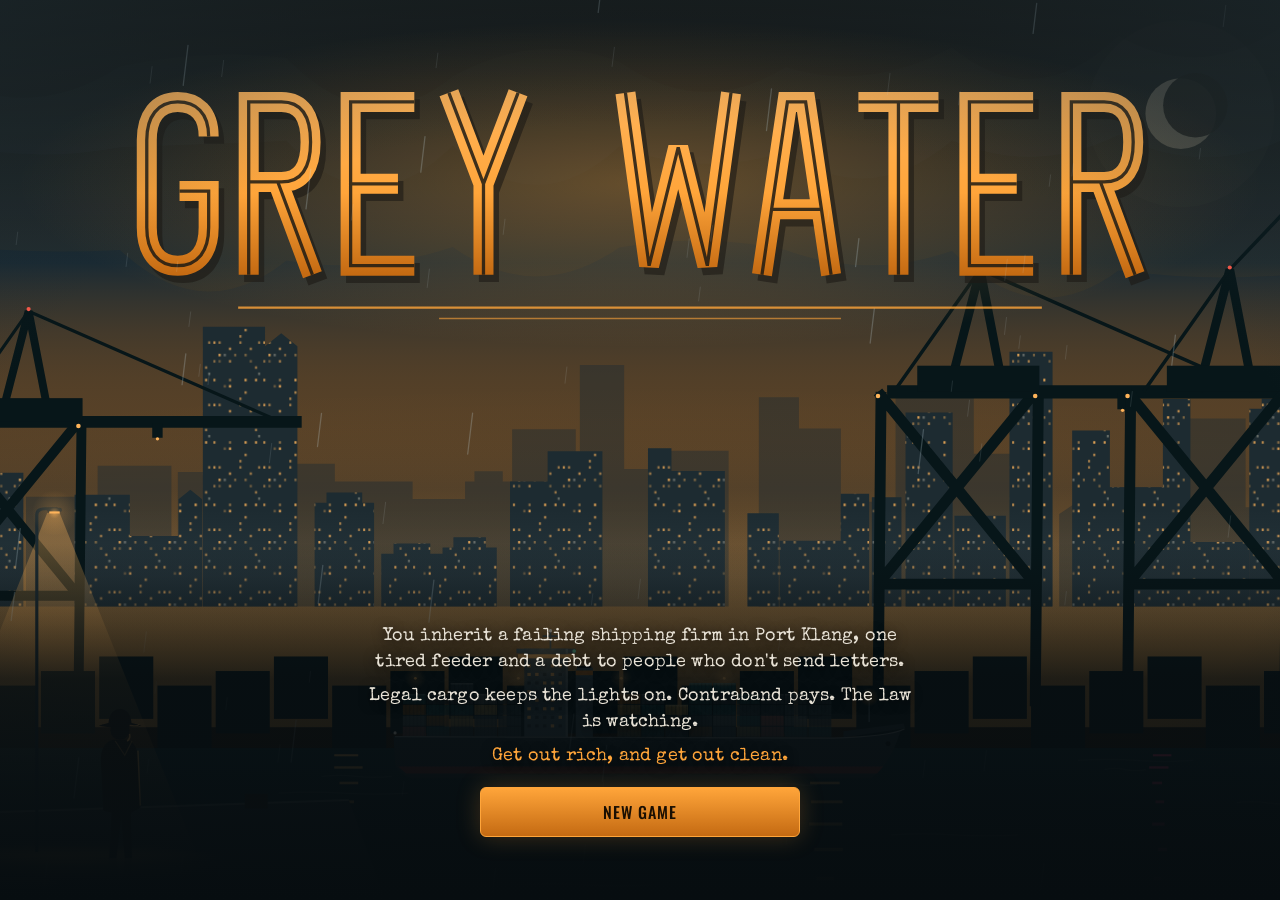
<file: index.html>
<!doctype html>
<html lang="en">
  <head>
    <meta charset="UTF-8" />
    <meta name="viewport" content="width=device-width, initial-scale=1.0, viewport-fit=cover" />
    <meta name="theme-color" content="#0b1418" />
    <meta name="color-scheme" content="dark light" />
    <meta name="description" content="A noir shipping-and-smuggling strategy game. Legal cargo keeps the lights on; contraband pays. Get out rich, and get out clean." />
    <link rel="manifest" href="./manifest.webmanifest" />
    <link rel="apple-touch-icon" href="./apple-touch-icon.png" />
    <link rel="icon" href="./icon.svg" type="image/svg+xml" />
    <meta name="apple-mobile-web-app-capable" content="yes" />
    <meta name="mobile-web-app-capable" content="yes" />
    <meta name="apple-mobile-web-app-status-bar-style" content="black-translucent" />
    <meta name="apple-mobile-web-app-title" content="Grey Water" />
    <title>Grey Water</title>
    <script type="module" crossorigin src="./assets/main-DOGXJ-59.js"></script>
    <link rel="modulepreload" crossorigin href="./assets/index-Dyqjv6al.js">
    <link rel="modulepreload" crossorigin href="./assets/Port-CjDMpG_y.js">
    <link rel="stylesheet" crossorigin href="./assets/index-dagmrKHF.css">
    <link rel="stylesheet" crossorigin href="./assets/Port-Bfqa8QbQ.css">
    <link rel="stylesheet" crossorigin href="./assets/main-BNHdwaKC.css">
  </head>
  <body>
    <div id="root"></div>
    <noscript>Grey Water needs JavaScript.</noscript>
  </body>
</html>
</file>
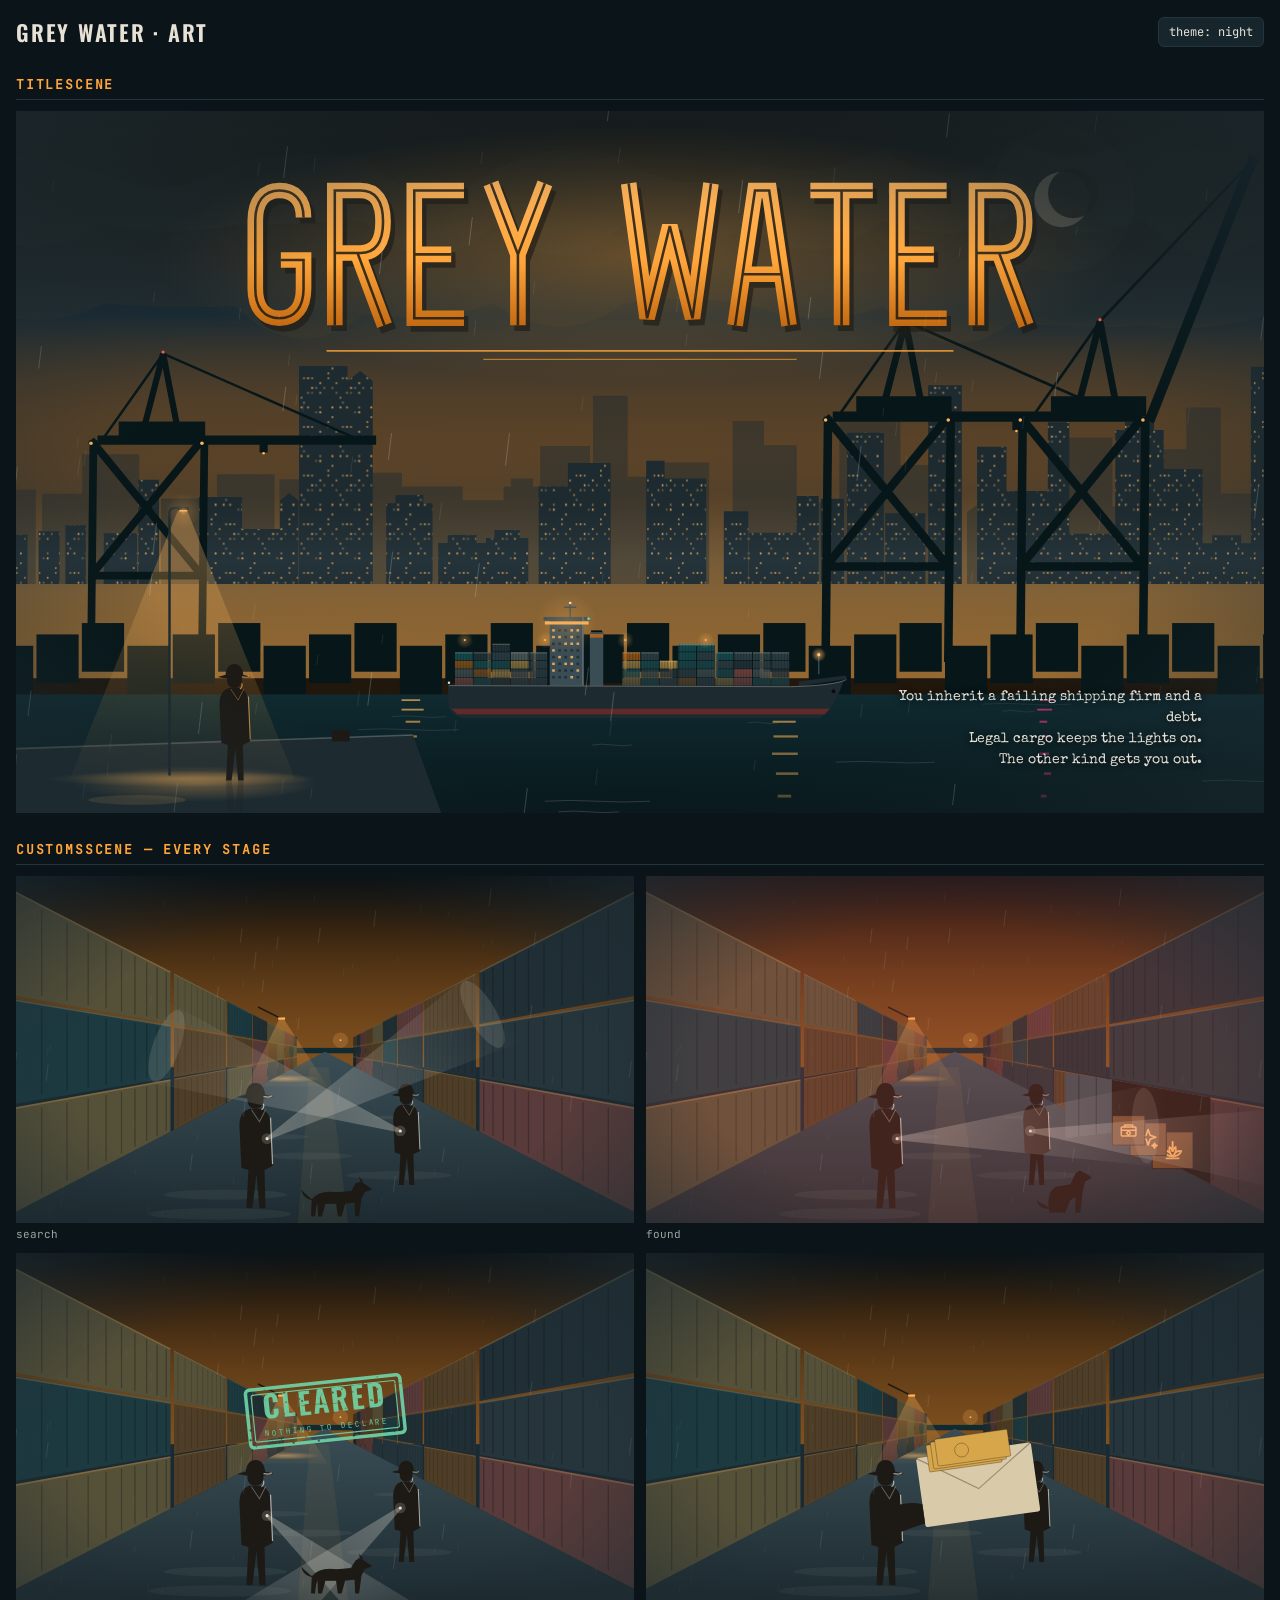
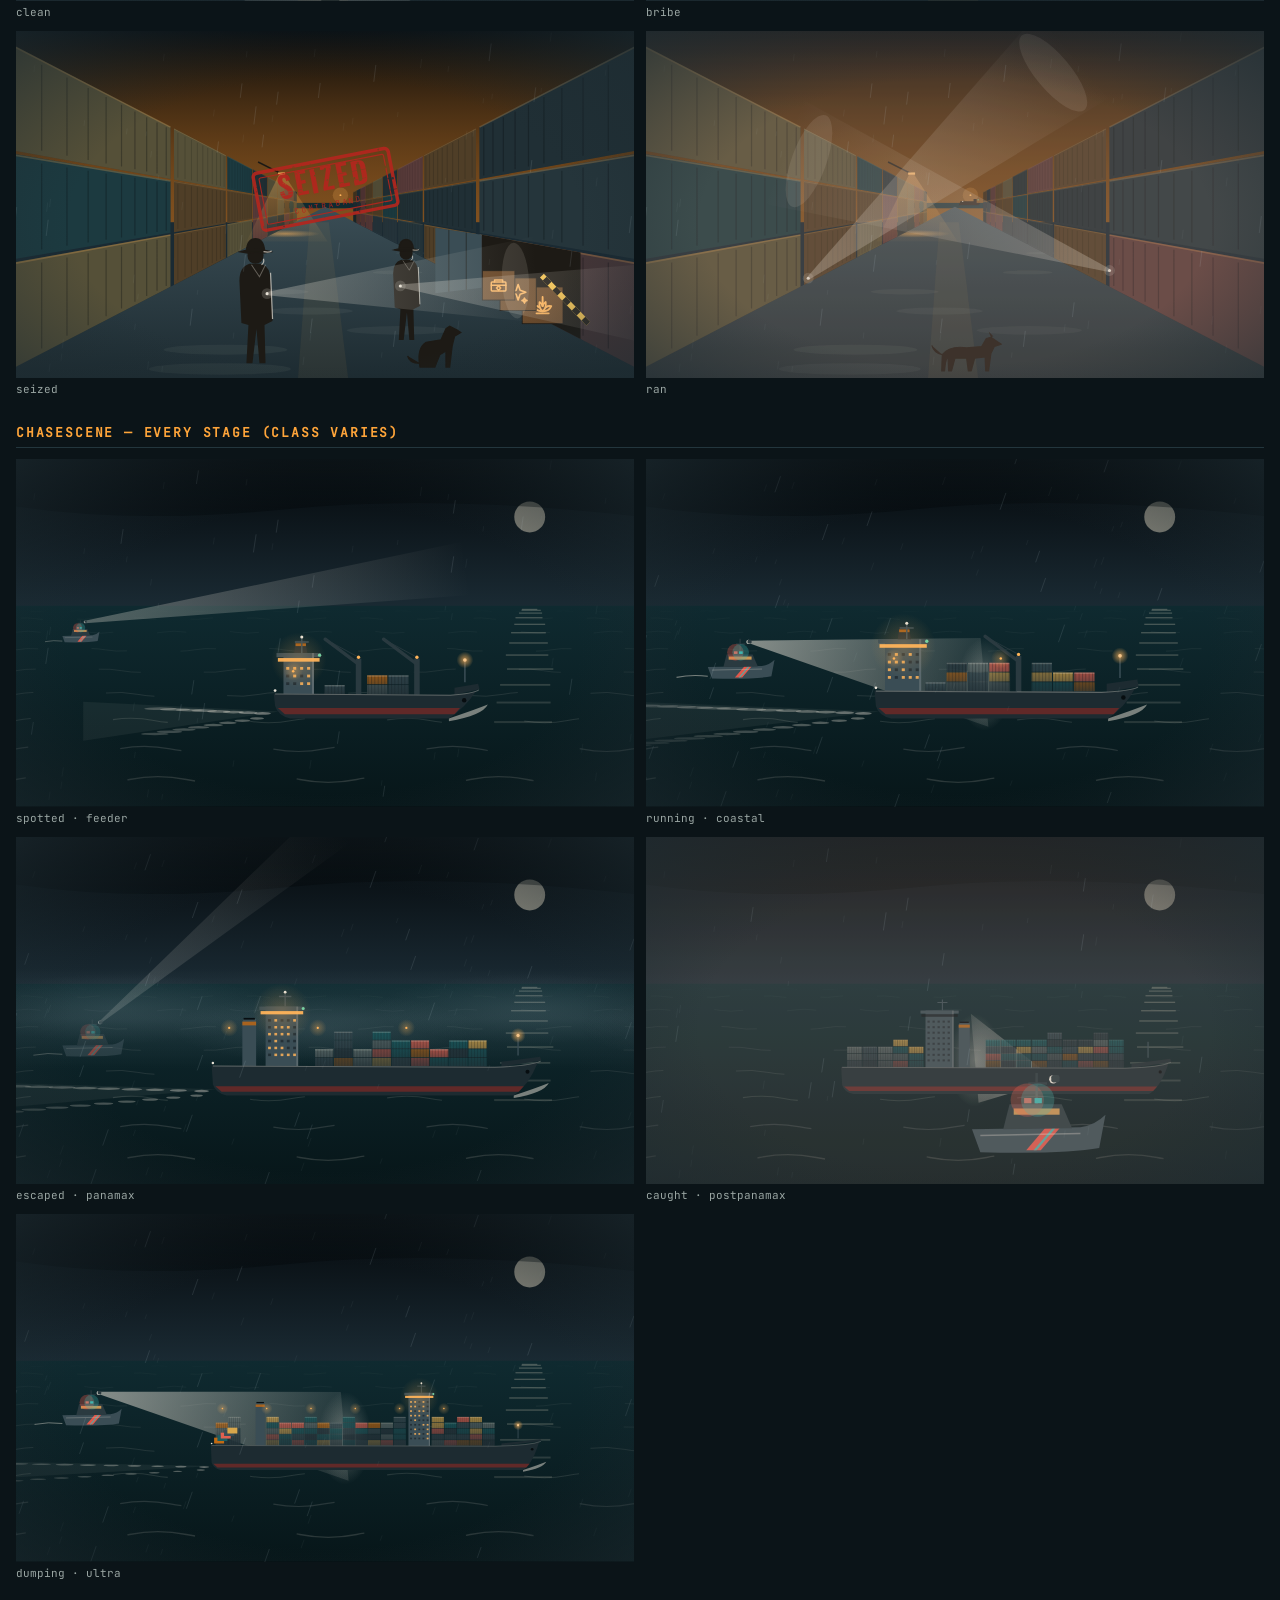
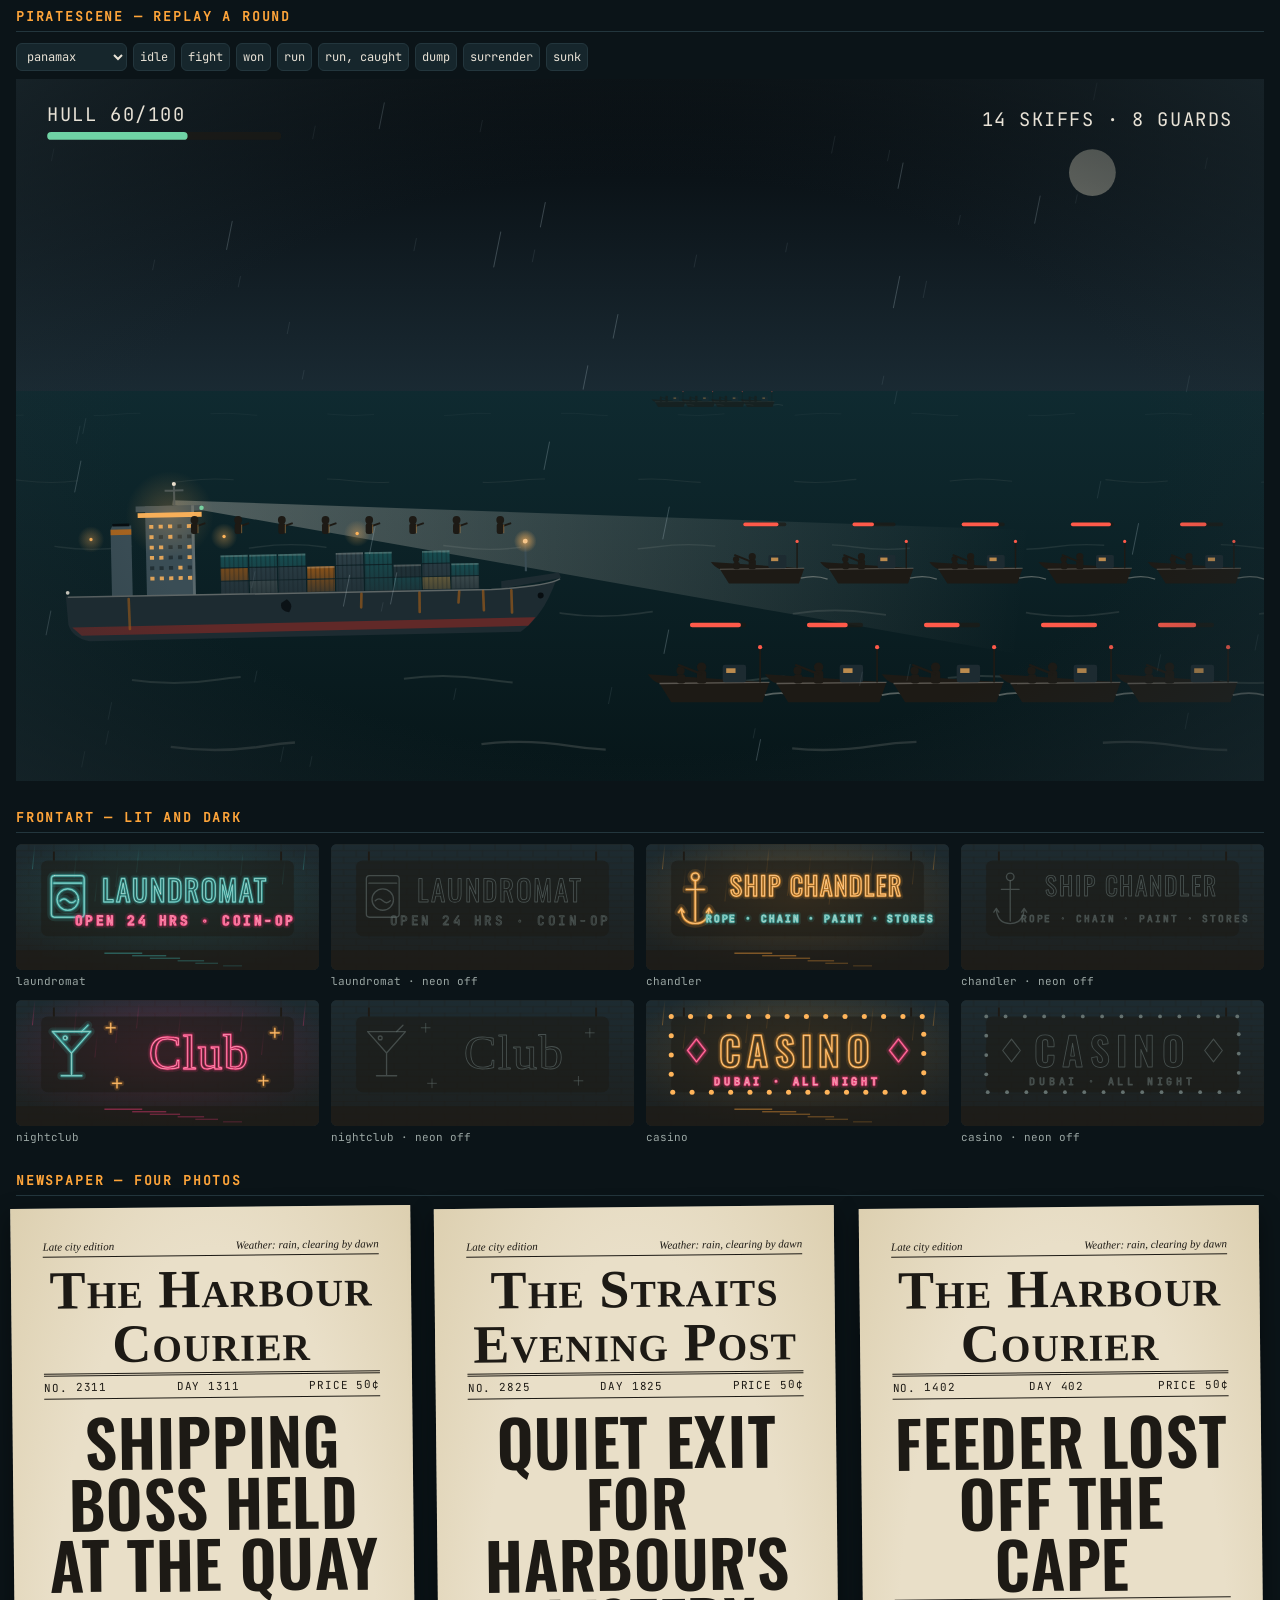
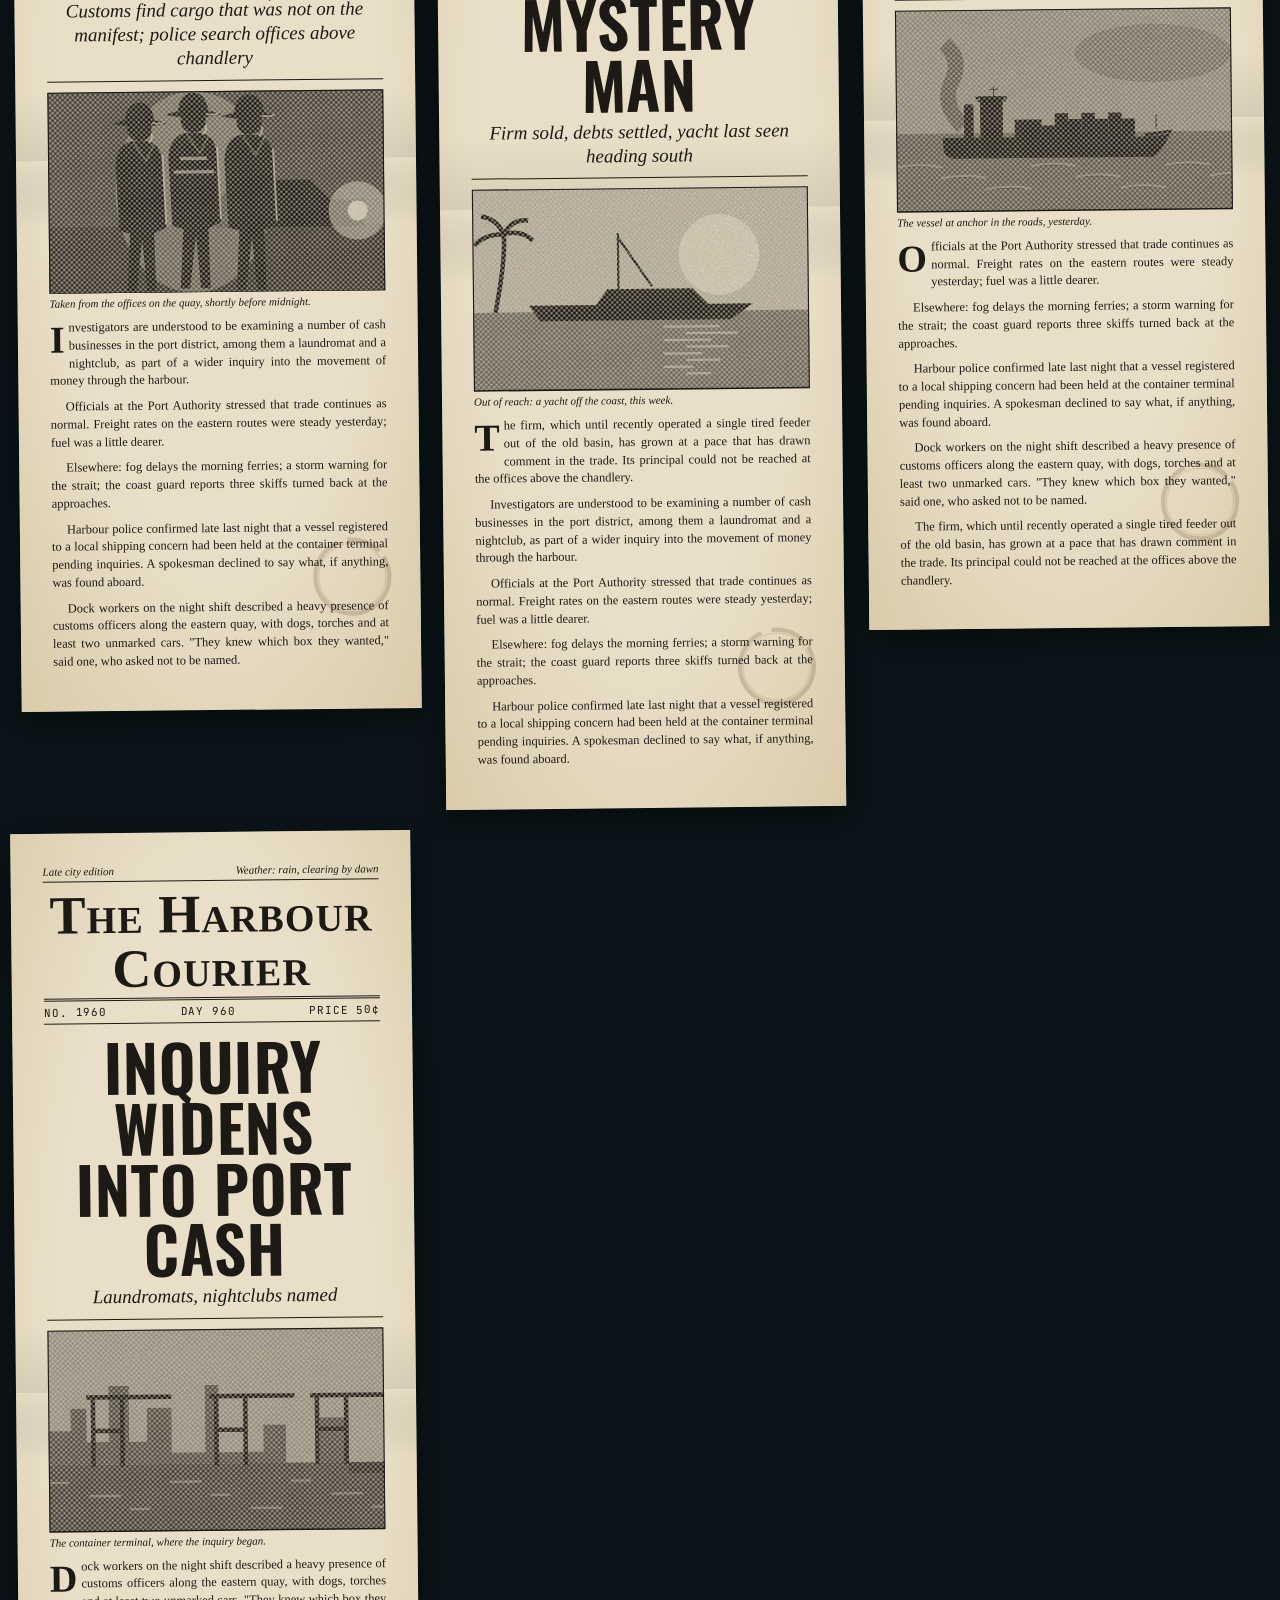
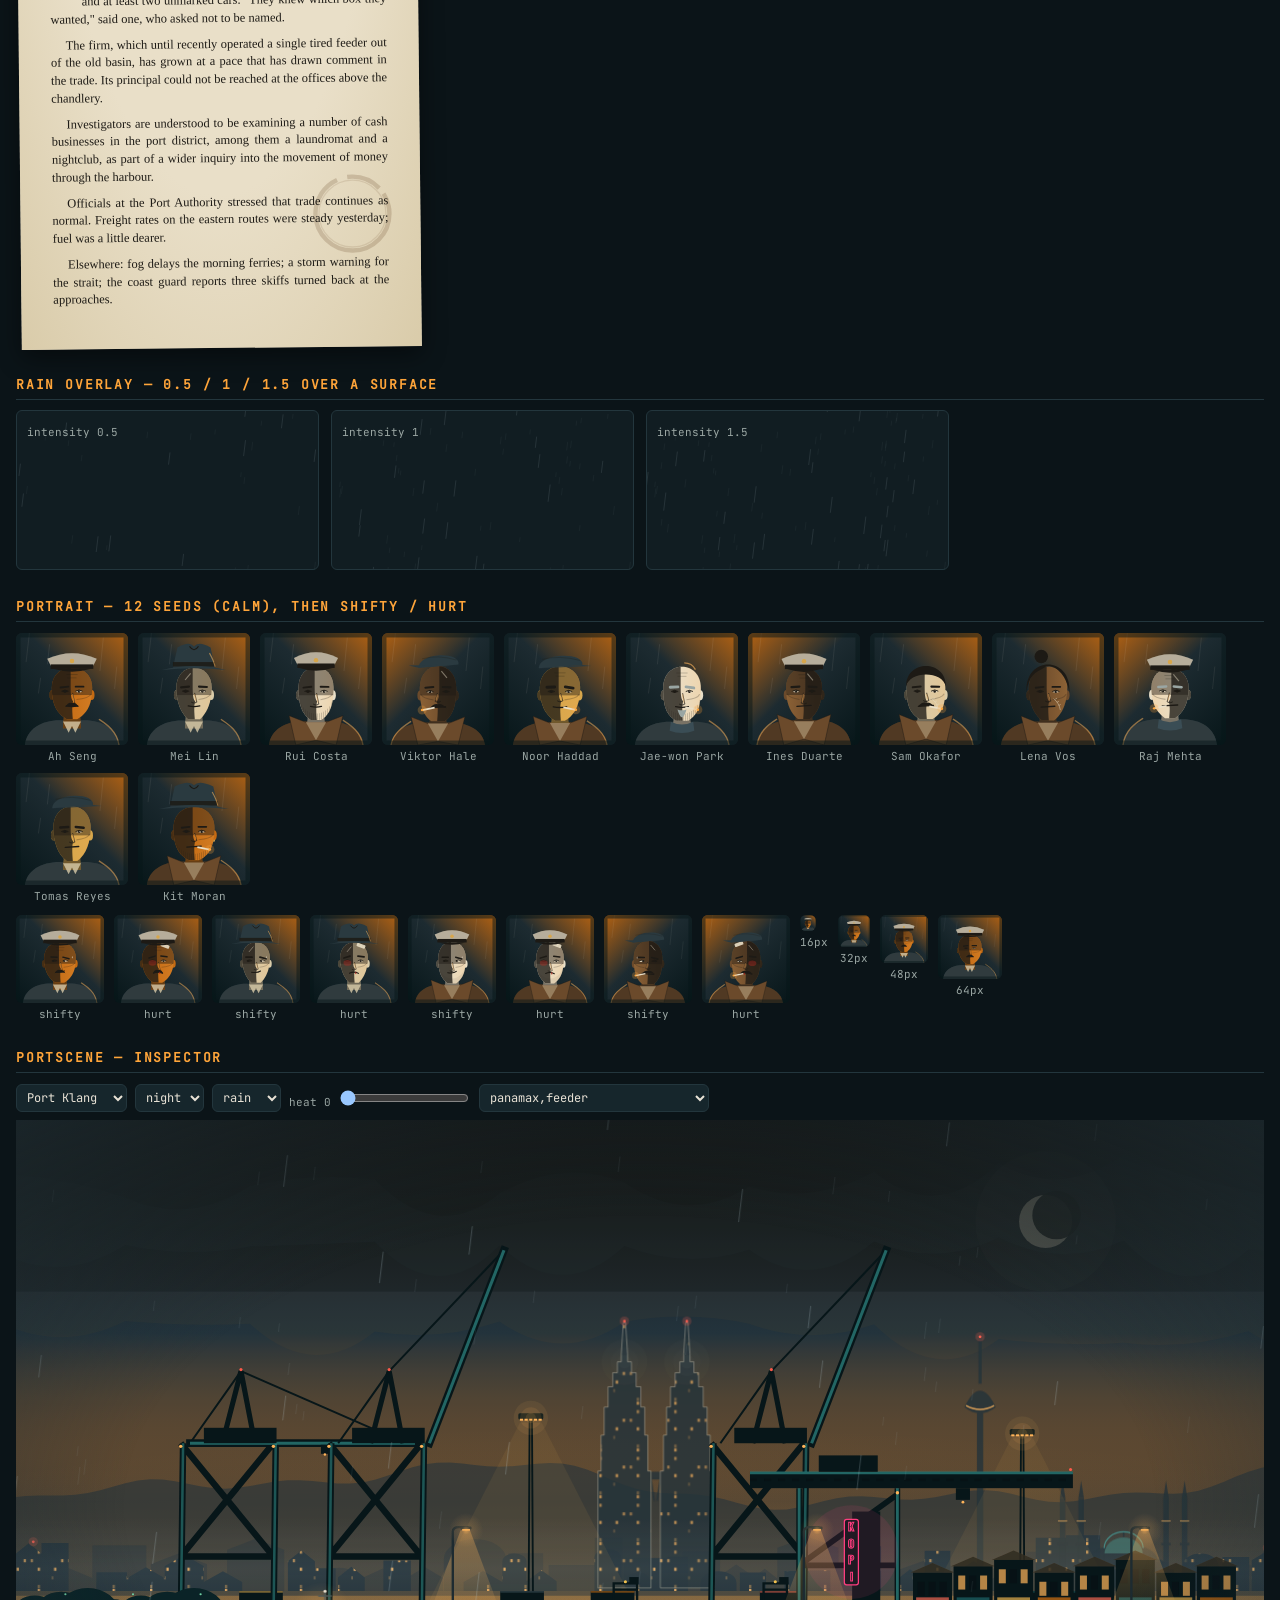
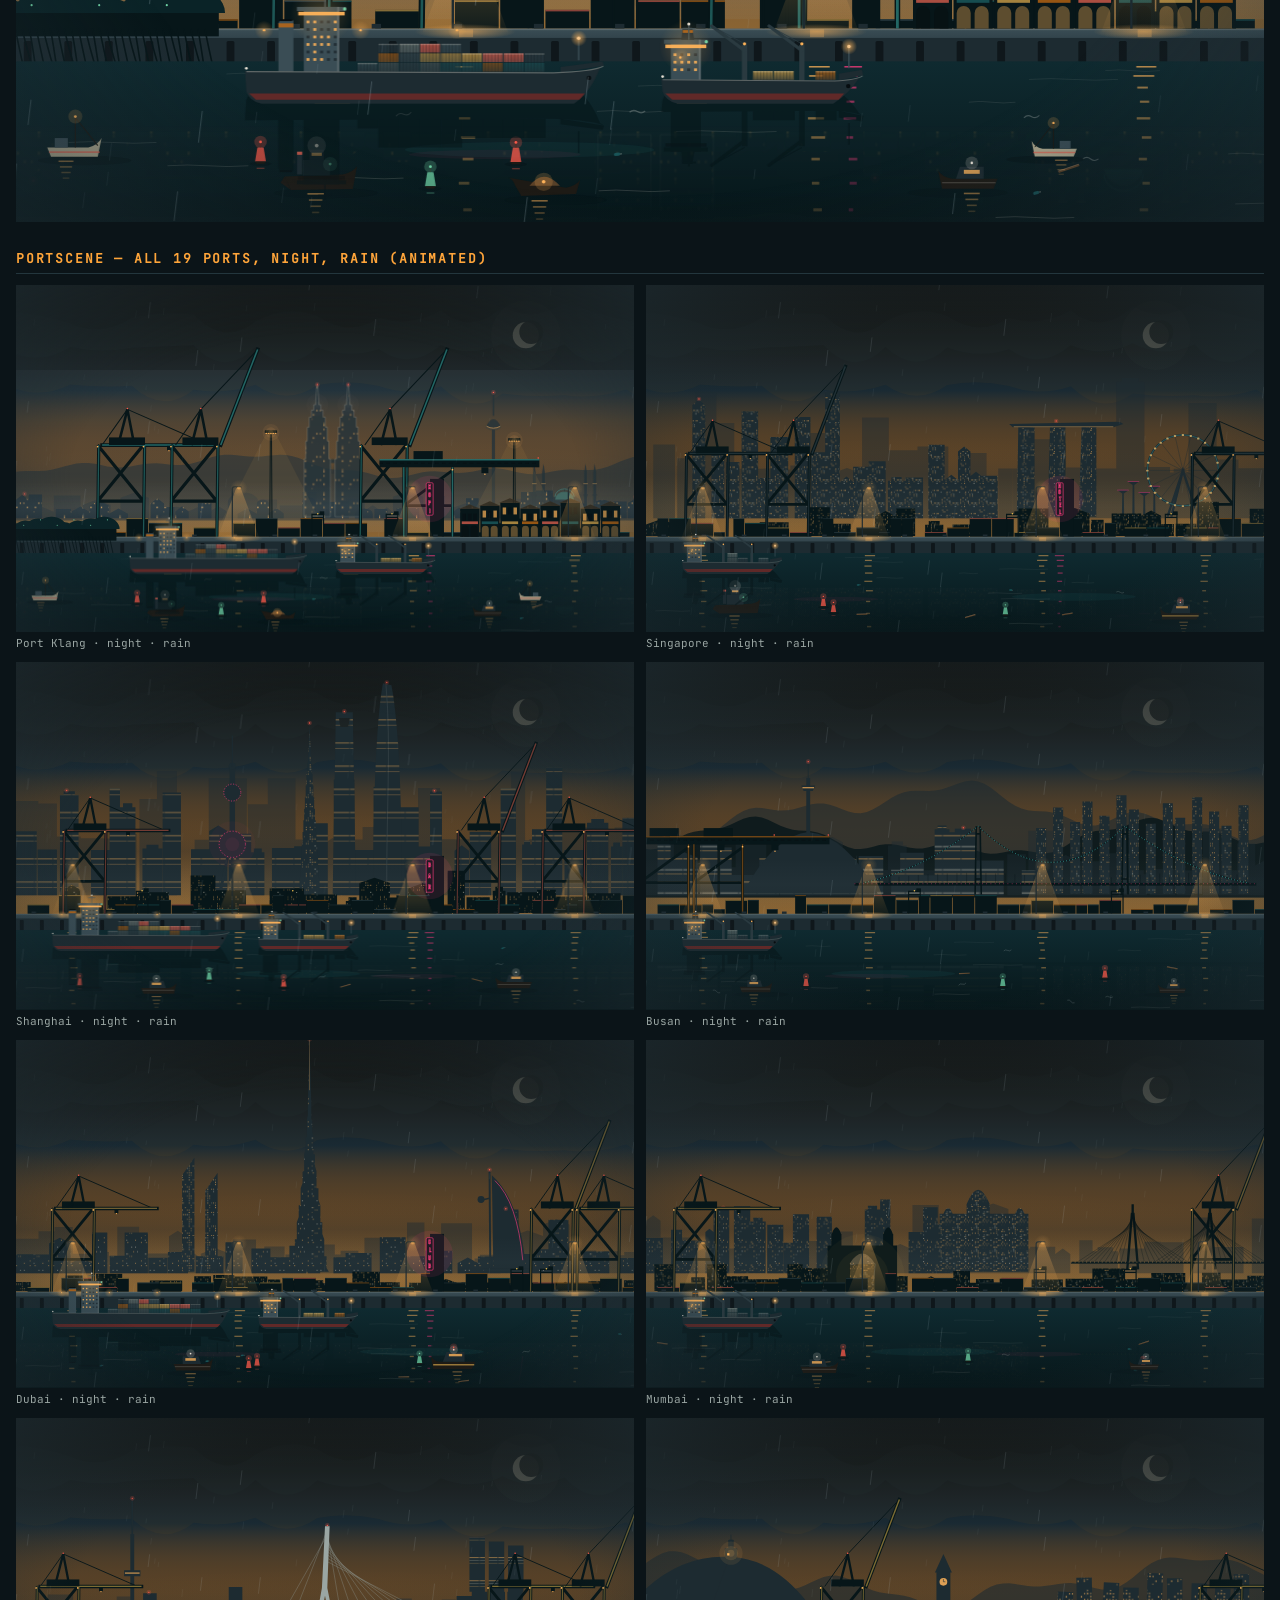
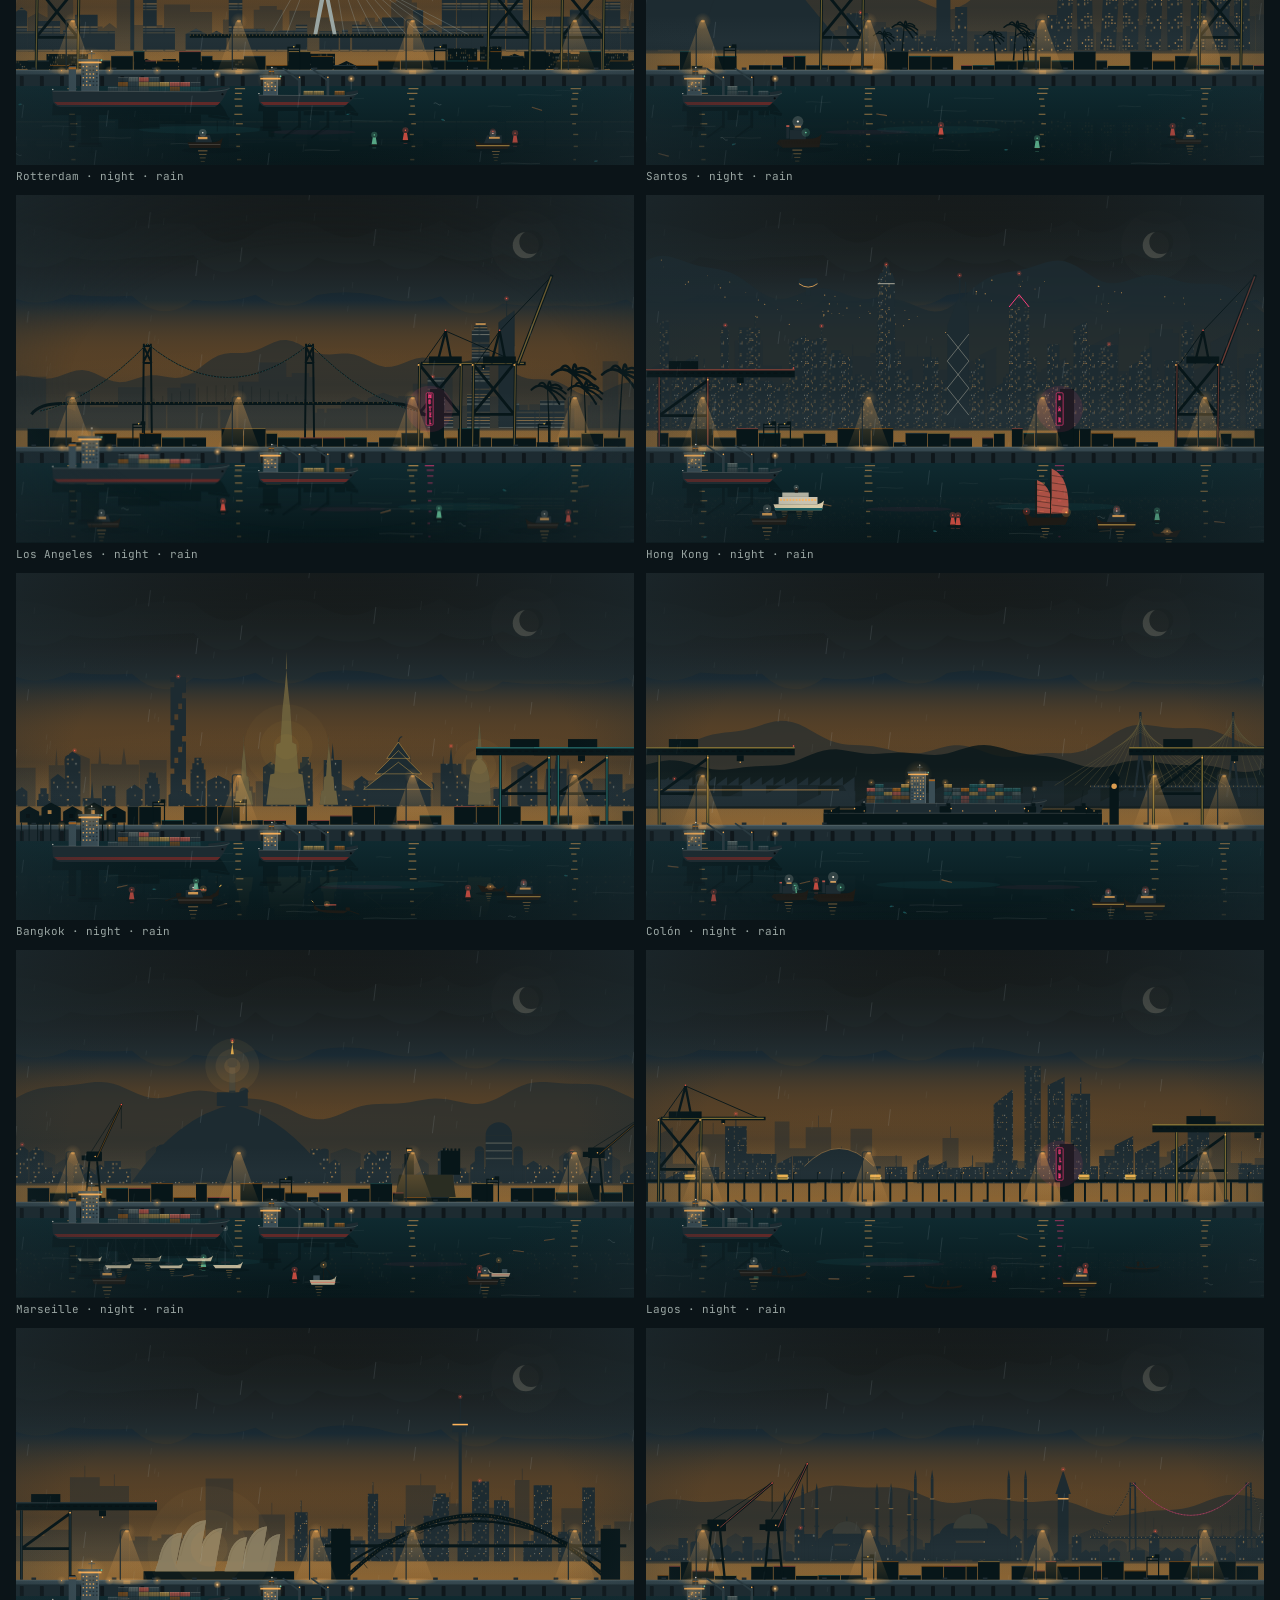
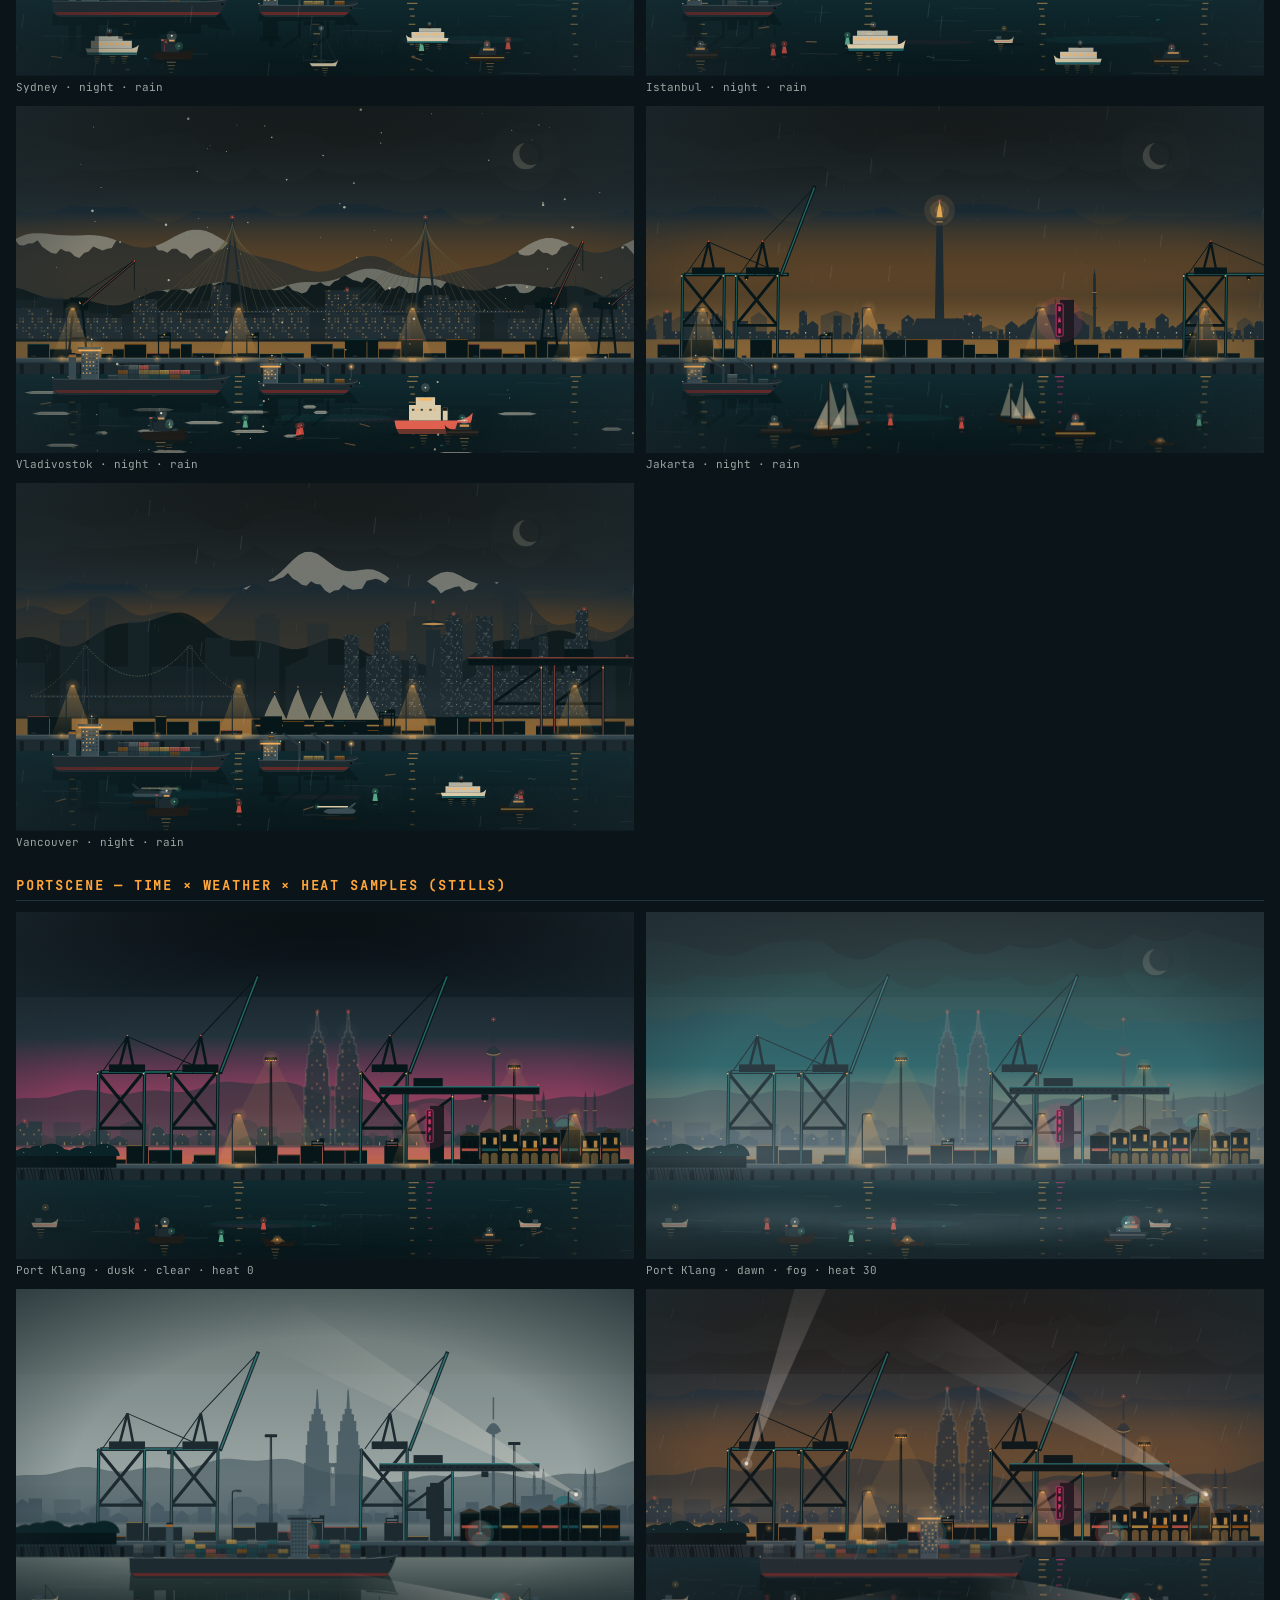
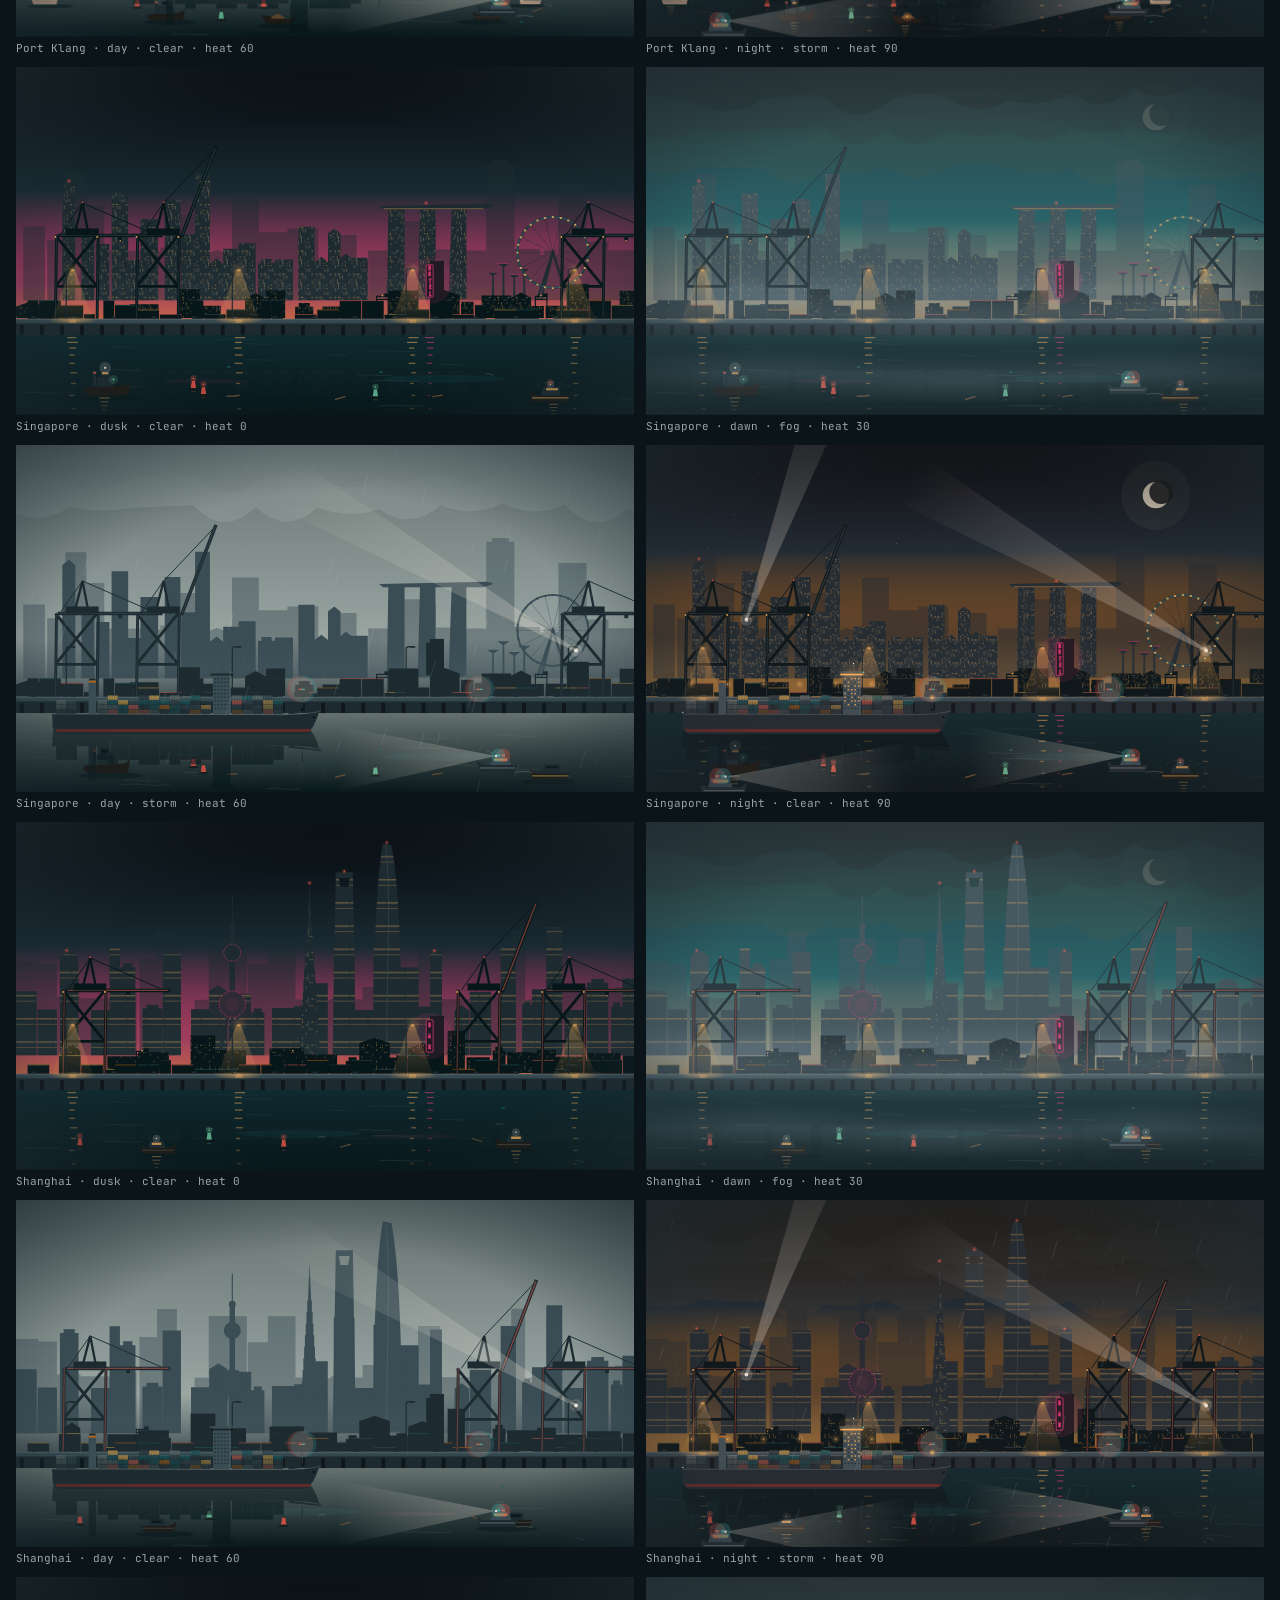
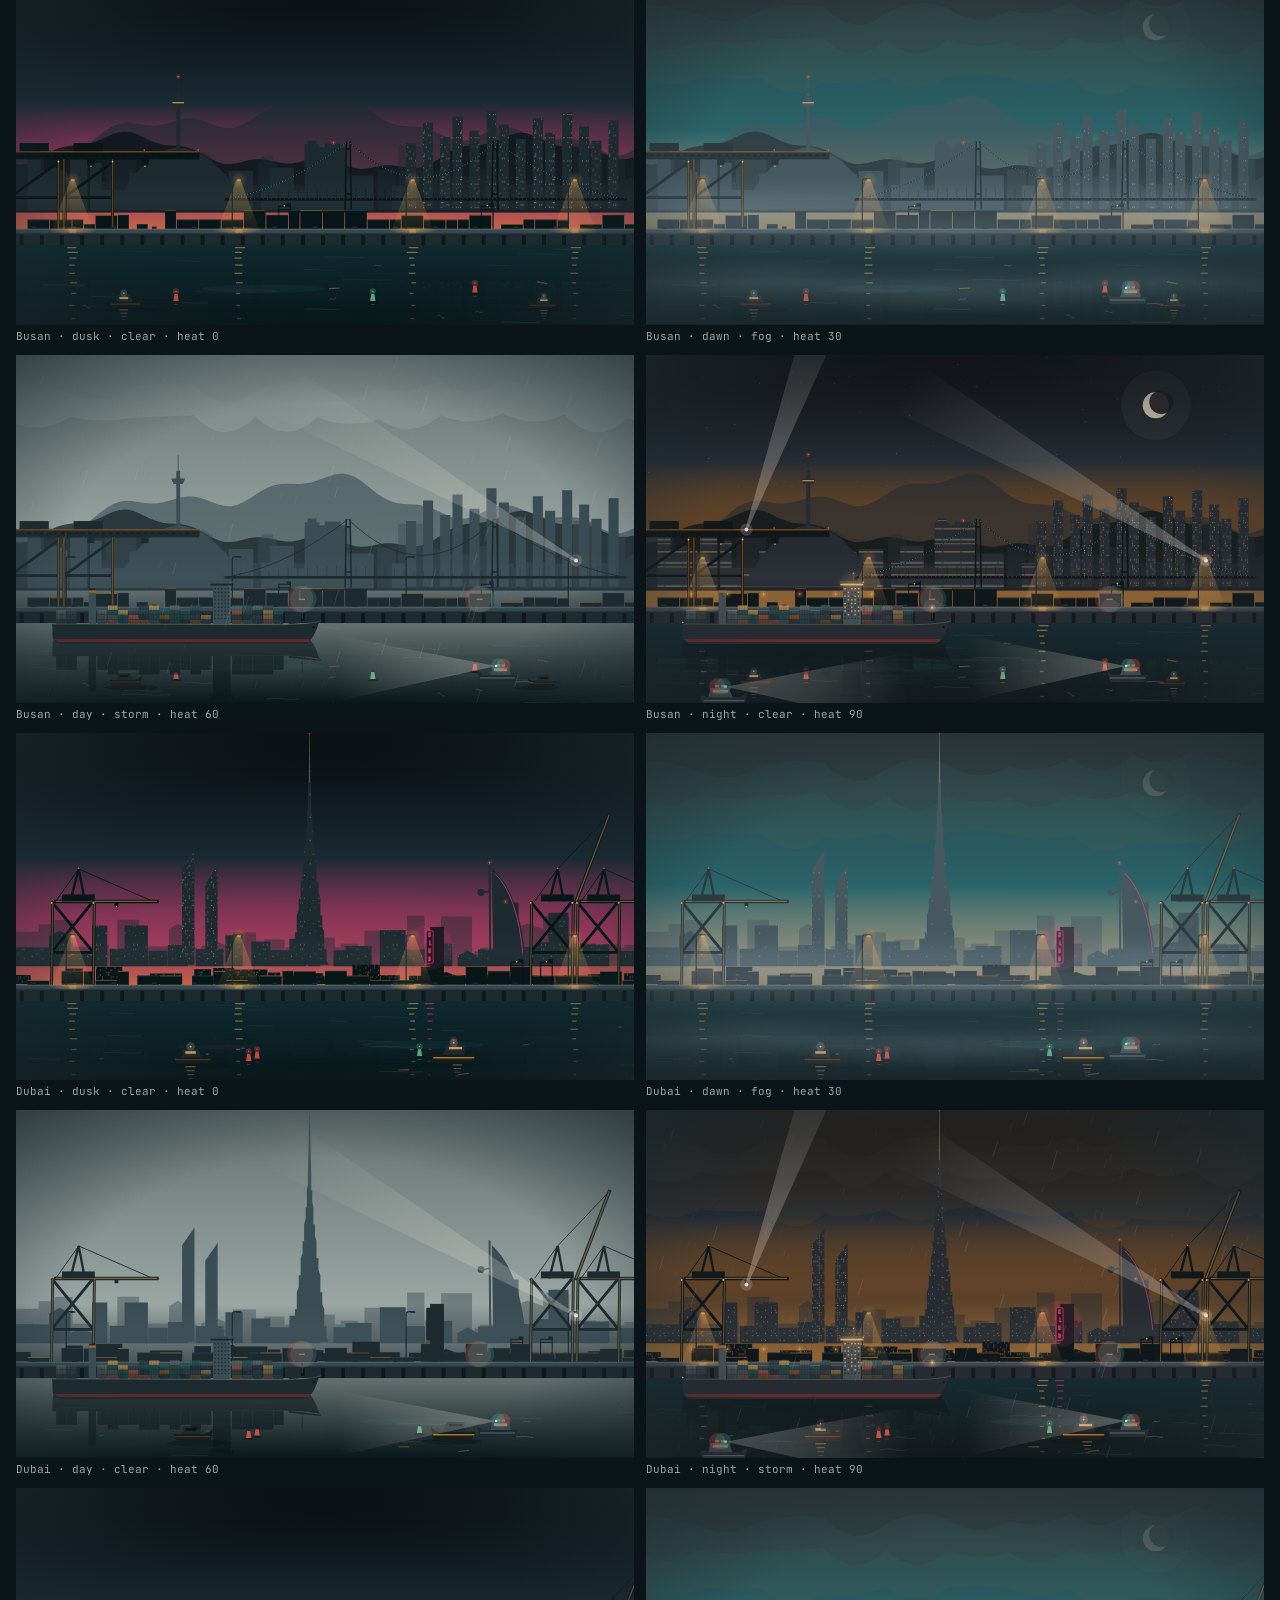
<file: art.html>
<!doctype html>
<html lang="en">
  <head>
    <meta charset="UTF-8" />
    <meta name="viewport" content="width=device-width, initial-scale=1.0" />
    <title>Grey Water — art gallery</title>
    <script type="module" crossorigin src="./assets/art-DFRBi5vD.js"></script>
    <link rel="modulepreload" crossorigin href="./assets/index-Dyqjv6al.js">
    <link rel="modulepreload" crossorigin href="./assets/Port-CjDMpG_y.js">
    <link rel="stylesheet" crossorigin href="./assets/index-dagmrKHF.css">
    <link rel="stylesheet" crossorigin href="./assets/Port-Bfqa8QbQ.css">
    <link rel="stylesheet" crossorigin href="./assets/art-BvdYV-Z7.css">
  </head>
  <body>
    <div id="root"></div>
  </body>
</html>
</file>
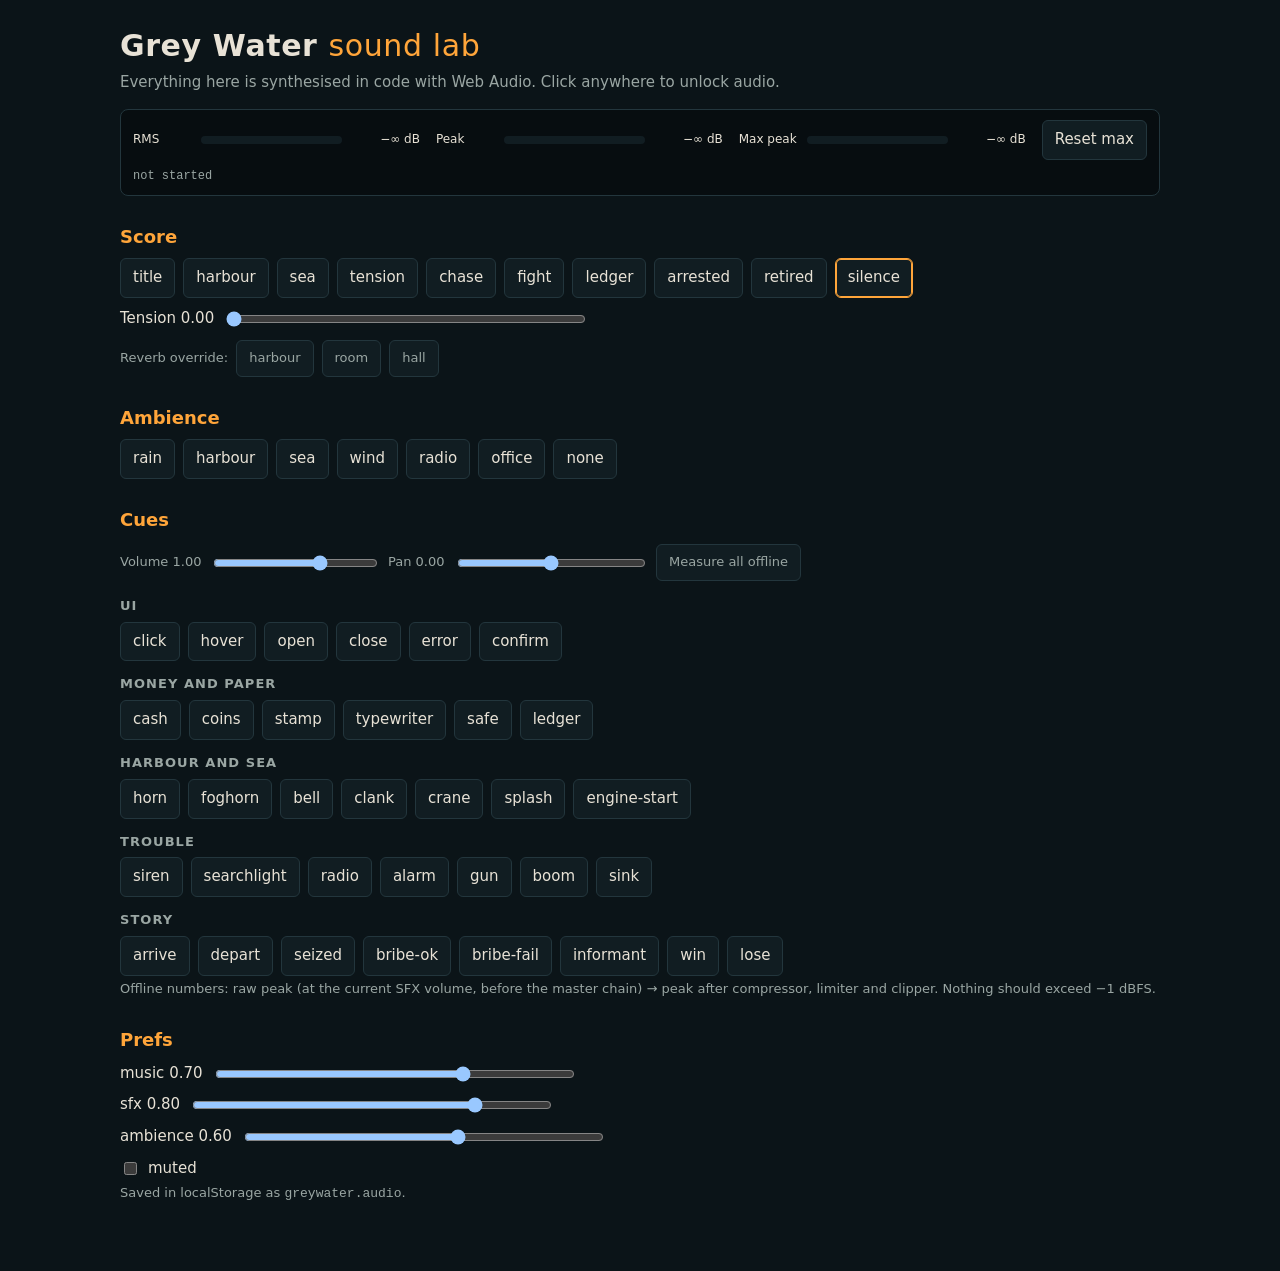
<file: audio.html>
<!doctype html>
<html lang="en">
  <head>
    <meta charset="UTF-8" />
    <meta name="viewport" content="width=device-width, initial-scale=1.0" />
    <title>Grey Water Sound Lab</title>
    <meta name="robots" content="noindex" />
    <script type="module" crossorigin src="./assets/audio-DJ0E9YeS.js"></script>
    <link rel="modulepreload" crossorigin href="./assets/index-Dyqjv6al.js">
    <link rel="stylesheet" crossorigin href="./assets/index-dagmrKHF.css">
  </head>
  <body>
    <div id="root"></div>
  </body>
</html>
</file>
<file: assets/index-dagmrKHF.css>
:root{--gw-ink: #070d10;--gw-bg: #0b1418;--gw-surface: #111d22;--gw-surface-2: #16262c;--gw-line: #23363d;--gw-text: #e8e2d6;--gw-muted: #9aa6a3;--gw-faint: #64716f;--gw-sodium: #ffa53a;--gw-sodium-deep: #c46a12;--gw-sodium-glow: rgb(255 165 58 / 22%);--gw-teal: #3fb6b0;--gw-teal-deep: #1b5f63;--gw-neon: #ff3d7f;--gw-neon-glow: rgb(255 61 127 / 30%);--gw-clean: #6fd3a5;--gw-dirty: #d7a64b;--gw-debt: #e0604f;--gw-danger: #ff5a4a;--gw-warn: #f2c14e;--gw-good: #6fd3a5;--gw-heat-0: #2b6f78;--gw-heat-1: #7a9a6a;--gw-heat-2: #e0b04a;--gw-heat-3: #f07a3a;--gw-heat-4: #ff3b3b;--gw-sky-top: #04080b;--gw-sky-low: #1a2a33;--gw-sea-far: #0f2a30;--gw-sea-near: #071619;--gw-hull: #1d2b31;--gw-hull-light: #3a4d55;--gw-crane: #2a3a40;--gw-lamp: #ffb45a;--gw-rain: rgb(200 220 230 / 28%);--gw-fog: rgb(160 180 190 / 12%);--gw-paper: #e9dfc8;--gw-paper-2: #d9cba9;--gw-paper-ink: #1d1a15;--gw-stamp: #b3261e;--gw-cork: #6b4a2b;--gw-string: #c0392b;--gw-font-display: "Oswald", "Bebas Neue", "Arial Narrow", system-ui, sans-serif;--gw-font-body: "Inter", system-ui, -apple-system, "Segoe UI", sans-serif;--gw-font-mono: "JetBrains Mono", "IBM Plex Mono", ui-monospace, monospace;--gw-font-type: "Special Elite", "Courier Prime", "Courier New", monospace;--gw-radius: 10px;--gw-radius-sm: 6px;--gw-shadow: 0 1px 0 rgb(255 255 255 / 3%) inset, 0 8px 24px rgb(0 0 0 / 45%);--gw-glow: 0 0 24px var(--gw-sodium-glow);--gw-ease: cubic-bezier(.2, .7, .2, 1);--gw-ease-out: cubic-bezier(.16, 1, .3, 1);--gw-fast: .14s;--gw-med: .28s;--gw-slow: .6s;--gw-gutter: 16px;--gw-hud-h: 104px;--gw-dock-h: 132px;--gw-col-left: 330px;--gw-col-right: 330px;--gw-focus: 0 0 0 2px var(--gw-bg), 0 0 0 4px var(--gw-sodium);--gw-scrim: rgb(2 6 8 / 78%);--gw-on-accent: #1a0f02;--gw-map-sea: #081419;--gw-map-land: #18262b;--gw-map-edge: #2c4047;--gw-map-grid: rgb(63 182 176 / 7%);--gw-map-label: #b9c2bf;color-scheme:dark}:root[data-theme=dawn]{--gw-ink: #d9d4c8;--gw-bg: #ece7dc;--gw-surface: #f7f3ea;--gw-surface-2: #fffdf7;--gw-line: #d3cab8;--gw-text: #1b2326;--gw-muted: #55615f;--gw-faint: #86908d;--gw-sodium: #c2660f;--gw-sodium-deep: #8f4a08;--gw-sodium-glow: rgb(194 102 15 / 18%);--gw-teal: #1d7f7a;--gw-teal-deep: #155e5a;--gw-neon: #c2185b;--gw-clean: #1f8a5b;--gw-dirty: #9a6a12;--gw-debt: #b23a2a;--gw-danger: #c62828;--gw-warn: #a87500;--gw-good: #1f8a5b;--gw-sky-top: #9fb7c4;--gw-sky-low: #f0d9b5;--gw-sea-far: #6d97a3;--gw-sea-near: #3c6c78;--gw-hull: #34454c;--gw-hull-light: #5b707a;--gw-crane: #4d5f66;--gw-lamp: #f6c57a;--gw-rain: rgb(60 80 90 / 22%);--gw-fog: rgb(255 255 255 / 25%);--gw-shadow: 0 1px 2px rgb(40 30 10 / 10%), 0 6px 18px rgb(40 30 10 / 8%);--gw-scrim: rgb(40 34 24 / 55%);--gw-on-accent: #fffaf0;--gw-map-sea: #c9d8da;--gw-map-land: #ebe3d2;--gw-map-edge: #b6aa92;--gw-map-grid: rgb(29 127 122 / 10%);--gw-map-label: #2a3438;color-scheme:light}@media(prefers-reduced-motion:reduce){:root:not([data-motion=full]){--gw-fast: 0ms;--gw-med: 0ms;--gw-slow: 0ms}}:root[data-motion=reduced]{--gw-fast: 0ms;--gw-med: 0ms;--gw-slow: 0ms}
</file>
<file: assets/Port-Bfqa8QbQ.css>
.gwa{position:relative;overflow:hidden;display:block;isolation:isolate}.gwa>svg.gwa-fill,.gwa-fill{position:absolute;top:0;right:0;bottom:0;left:0;width:100%;height:100%;display:block}.gwa-over{position:absolute;top:0;right:0;bottom:0;left:0;z-index:2}.gwa svg{overflow:hidden}.gwa-t{transform-box:fill-box;transform-origin:center}.gwa-tb{transform-box:fill-box;transform-origin:50% 100%}.gwa-tv{transform-box:view-box}:root[data-theme=dawn] .gwa-glow{opacity:.22}:root[data-theme=dawn] .gwa-night{opacity:.25}:root[data-theme=dawn] .gwa-stars{display:none}@keyframes gwa-bob{0%,to{transform:translateY(0) rotate(0)}30%{transform:translateY(1.6px) rotate(.5deg)}65%{transform:translateY(-1.2px) rotate(-.45deg)}}.gwa-bob{animation:gwa-bob 5.5s ease-in-out infinite;transform-box:fill-box;transform-origin:50% 90%}@keyframes gwa-smoke{0%{transform:translate(0) scale(.35);opacity:0}15%{opacity:.75}to{transform:translate(-46px,-54px) scale(2.4);opacity:0}}.gwa-smoke{animation:gwa-smoke 4.2s linear infinite;transform-box:fill-box;transform-origin:center;opacity:0}@keyframes gwa-blink{0%,86%,to{opacity:1}90%,96%{opacity:.15}}.gwa-blink{animation:gwa-blink 2.6s steps(1) infinite}@keyframes gwa-pulse{0%,to{opacity:1}50%{opacity:.55}}.gwa-pulse{animation:gwa-pulse 3.4s ease-in-out infinite}@keyframes gwa-shimmer{0%,to{transform:scaleX(1) translate(0);opacity:.9}33%{transform:scaleX(.55) translate(1.5px);opacity:.5}66%{transform:scaleX(1.25) translate(-1px);opacity:.75}}.gwa-shimmer{animation:gwa-shimmer 2.3s ease-in-out infinite;transform-box:fill-box;transform-origin:center}@keyframes gwa-drift-x{0%,to{transform:translate(0)}50%{transform:translate(var(--gwa-dx, -20px))}}.gwa-drift{animation:gwa-drift-x var(--gwa-dur, 40s) ease-in-out infinite}@keyframes gwa-fog{0%{transform:translate(0)}to{transform:translate(-50%)}}.gwa-fogband{animation:gwa-fog var(--gwa-dur, 90s) linear infinite}@keyframes gwa-rainfall{0%{transform:translateY(-50%)}to{transform:translate(var(--gwa-slant, -6%))}}.gwa-rain-layer{animation:gwa-rainfall var(--gwa-dur, .7s) linear infinite;will-change:transform}@keyframes gwa-sweep{0%,to{transform:rotate(var(--gwa-a0, -25deg))}50%{transform:rotate(var(--gwa-a1, 25deg))}}.gwa-sweep{animation:gwa-sweep var(--gwa-dur, 9s) ease-in-out infinite;transform-box:view-box;transform:rotate(var(--gwa-a0, 0deg))}@keyframes gwa-police{0%,49%{opacity:1}50%,to{opacity:.12}}.gwa-police-a{animation:gwa-police .9s steps(1) infinite}.gwa-police-b{animation:gwa-police .9s steps(1) infinite;animation-delay:-.45s}@keyframes gwa-lightning{0%,93%,to{opacity:0}94%{opacity:.9}95%{opacity:.1}96.5%{opacity:.7}98%{opacity:0}}.gwa-lightning{animation:gwa-lightning 11s linear infinite;opacity:0}@keyframes gwa-flicker{0%,to{opacity:1}3%{opacity:.35}4%{opacity:1}41%{opacity:1}42%{opacity:.2}43%{opacity:.9}44%{opacity:.3}46%{opacity:1}77%{opacity:1}78%{opacity:.55}79%{opacity:1}}.gwa-flicker{animation:gwa-flicker 6.5s linear infinite}.gwa-flicker-slow{animation:gwa-flicker 13s linear infinite;animation-delay:-4s}@keyframes gwa-patrol{0%{transform:translate(0)}to{transform:translate(var(--gwa-px, 300px))}}.gwa-patrol{animation:gwa-patrol var(--gwa-dur, 40s) linear infinite alternate}@keyframes gwa-wave{0%{transform:translate(0)}to{transform:translate(var(--gwa-wl, -90px))}}.gwa-wave{animation:gwa-wave var(--gwa-dur, 6s) linear infinite}@keyframes gwa-cig{0%,to{opacity:.55}50%{opacity:1}}.gwa-ember{animation:gwa-cig 3.2s ease-in-out infinite}@keyframes gwa-wisp{0%{transform:translate(0) scale(.6);opacity:0}20%{opacity:.55}to{transform:translate(6px,-38px) scale(1.8);opacity:0}}.gwa-wisp{animation:gwa-wisp 5s ease-out infinite;transform-box:fill-box;transform-origin:center;opacity:0}@keyframes gwa-slam{0%{transform:scale(2.6) rotate(var(--gwa-rot, -8deg));opacity:0}55%{transform:scale(.94) rotate(var(--gwa-rot, -8deg));opacity:1}70%{transform:scale(1.03) rotate(var(--gwa-rot, -8deg))}to{transform:scale(1) rotate(var(--gwa-rot, -8deg));opacity:1}}.gwa-slam{animation:gwa-slam .55s cubic-bezier(.3,0,.2,1) both;animation-delay:var(--gwa-delay, .25s);transform:rotate(var(--gwa-rot, -8deg));transform-box:fill-box;transform-origin:center}@keyframes gwa-shake{0%,to{transform:translate(0)}20%{transform:translate(-3px,2px)}40%{transform:translate(3px,-2px)}60%{transform:translate(-2px,1px)}80%{transform:translate(1px,-1px)}}.gwa-shake{animation:gwa-shake .3s linear 1;animation-delay:var(--gwa-delay, .55s)}@keyframes gwa-fade-in{0%{opacity:0}to{opacity:1}}.gwa-in{animation:gwa-fade-in var(--gwa-dur, .8s) ease-out both;animation-delay:var(--gwa-delay, 0s)}@keyframes gwa-rise{0%{opacity:0;transform:translateY(14px)}to{opacity:1;transform:none}}.gwa-rise{animation:gwa-rise var(--gwa-dur, 1.2s) cubic-bezier(.16,1,.3,1) both;animation-delay:var(--gwa-delay, 0s)}@keyframes gwa-from{0%{transform:translate(var(--gwa-fx, 0px),var(--gwa-fy, 0px)) scale(var(--gwa-fs, 1));opacity:var(--gwa-fo, 1)}to{transform:none;opacity:1}}.gwa-from{animation:gwa-from var(--gwa-dur, 2s) cubic-bezier(.25,.8,.25,1) both;animation-delay:var(--gwa-delay, 0s)}@keyframes gwa-spin{to{transform:rotate(360deg)}}.gwa-spin{animation:gwa-spin var(--gwa-dur, 8s) linear infinite;transform-box:fill-box;transform-origin:center}@keyframes gwa-fall{0%{transform:translate(0) rotate(0);opacity:1}80%{opacity:1}to{transform:translate(var(--gwa-fx, -20px),var(--gwa-fy, 60px)) rotate(var(--gwa-rot, -40deg));opacity:0}}.gwa-fall{animation:gwa-fall 1.4s cubic-bezier(.5,0,.9,.6) infinite;animation-delay:var(--gwa-delay, 0s);transform-box:fill-box;transform-origin:center}@keyframes gwa-splash{0%,55%{transform:scale(.2);opacity:0}65%{opacity:.9}to{transform:scale(1.5);opacity:0}}.gwa-splash{animation:gwa-splash 1.4s ease-out infinite;animation-delay:var(--gwa-delay, 0s);transform-box:fill-box;transform-origin:50% 100%;opacity:0}@keyframes gwa-spray{0%{transform:translate(0) scale(.4);opacity:0}20%{opacity:.8}to{transform:translate(var(--gwa-fx, -30px),var(--gwa-fy, -18px)) scale(1.4);opacity:0}}.gwa-spray{animation:gwa-spray .9s ease-out infinite;animation-delay:var(--gwa-delay, 0s);transform-box:fill-box;transform-origin:center;opacity:0}@keyframes gwa-wake{0%{stroke-dashoffset:0}to{stroke-dashoffset:-60}}.gwa-wake{animation:gwa-wake .8s linear infinite}@keyframes gwa-pitch{0%,to{transform:rotate(-1.2deg) translateY(0)}50%{transform:rotate(1.4deg) translateY(3px)}}.gwa-pitch{animation:gwa-pitch 1.6s ease-in-out infinite;transform-box:fill-box;transform-origin:50% 80%}@keyframes gwa-sniff{0%,to{transform:translate(0)}50%{transform:translate(var(--gwa-px, 60px))}}.gwa-sniff{animation:gwa-sniff var(--gwa-dur, 11s) ease-in-out infinite}@keyframes gwa-alarm{0%,to{opacity:0}50%{opacity:.32}}.gwa-alarm{animation:gwa-alarm 1.1s ease-in-out infinite;opacity:.16}@keyframes gwa-title-in{0%{opacity:0;letter-spacing:.5em}to{opacity:1}}@keyframes gwa-letter{0%{opacity:0;transform:translateY(-14px)}60%{opacity:1}to{opacity:1;transform:none}}.gwa-letter{animation:gwa-letter 1.6s cubic-bezier(.16,1,.3,1) both;animation-delay:var(--gwa-delay, 0s)}@keyframes gwa-cam{0%,to{transform:translate(0) scale(1.04)}50%{transform:translate(-1.8%,-.6%) scale(1.07)}}.gwa-cam{animation:gwa-cam 46s ease-in-out infinite;transform-box:view-box;transform-origin:50% 60%;transform:scale(1.04)}@keyframes gwa-sink{0%{transform:translateY(0);opacity:1}to{transform:translateY(26px);opacity:0}}@keyframes gwa-flash-once{0%,to{opacity:0}10%{opacity:1}}.gwa-neon-glow{opacity:.45}.gwa-neon-off .gwa-neon-glow{opacity:0}@media(prefers-reduced-motion:reduce){.gwa *,.gwa{animation:none!important;transition:none!important}.gwa .gwa-smoke,.gwa .gwa-wisp,.gwa .gwa-spray,.gwa .gwa-splash{opacity:.4}.gwa .gwa-lightning{opacity:0}}.gwa-still *,.gwa-still{animation:none!important}
</file>
<file: assets/main-BNHdwaKC.css>
@font-face{font-family:Oswald;font-style:normal;font-display:swap;font-weight:500;src:url(./oswald-latin-500-normal-B-eyT0Dw.woff2) format("woff2"),url(./oswald-latin-500-normal-DM85Di4w.woff) format("woff")}@font-face{font-family:Oswald;font-style:normal;font-display:swap;font-weight:700;src:url(./oswald-latin-700-normal-vy6hmKSr.woff2) format("woff2"),url(./oswald-latin-700-normal-UmC9Ev9x.woff) format("woff")}@font-face{font-family:Inter;font-style:normal;font-display:swap;font-weight:400;src:url(./inter-latin-400-normal-C38fXH4l.woff2) format("woff2"),url(./inter-latin-400-normal-CyCys3Eg.woff) format("woff")}@font-face{font-family:Inter;font-style:normal;font-display:swap;font-weight:500;src:url(./inter-latin-500-normal-Cerq10X2.woff2) format("woff2"),url(./inter-latin-500-normal-BL9OpVg8.woff) format("woff")}@font-face{font-family:Inter;font-style:normal;font-display:swap;font-weight:600;src:url(./inter-latin-600-normal-LgqL8muc.woff2) format("woff2"),url(./inter-latin-600-normal-CiBQ2DWP.woff) format("woff")}@font-face{font-family:Special Elite;font-style:normal;font-display:swap;font-weight:400;src:url(./special-elite-latin-400-normal-YjDd9tmf.woff2) format("woff2"),url(./special-elite-latin-400-normal-BtSRmyJ6.woff) format("woff")}@font-face{font-family:JetBrains Mono;font-style:normal;font-display:swap;font-weight:400;src:url(./jetbrains-mono-latin-400-normal-V6pRDFza.woff2) format("woff2"),url(./jetbrains-mono-latin-400-normal-6-qcROiO.woff) format("woff")}@font-face{font-family:JetBrains Mono;font-style:normal;font-display:swap;font-weight:600;src:url(./jetbrains-mono-latin-600-normal-C8RAYTDA.woff2) format("woff2"),url(./jetbrains-mono-latin-600-normal-BfsvjouI.woff) format("woff")}*,*:before,*:after{box-sizing:border-box}html{-webkit-text-size-adjust:100%}html,body{margin:0;min-height:100%;background:var(--gw-bg)}body{color:var(--gw-text);font:15px/1.45 var(--gw-font-body);-webkit-font-smoothing:antialiased;background:radial-gradient(120% 60% at 70% -10%,color-mix(in srgb,var(--gw-sodium) 9%,transparent),transparent 60%),radial-gradient(100% 70% at 0% 110%,color-mix(in srgb,var(--gw-teal) 10%,transparent),transparent 60%),var(--gw-bg);background-attachment:fixed;overflow-x:hidden}button,input,select,textarea{font:inherit;color:inherit}button{cursor:pointer;-webkit-tap-highlight-color:transparent}button:disabled{cursor:not-allowed}:focus-visible{outline:none;box-shadow:var(--gw-focus);border-radius:var(--gw-radius-sm)}h1,h2,h3,h4{font-family:var(--gw-font-display);font-weight:500;letter-spacing:.04em;margin:0;line-height:1.15}h2{font-size:18px;text-transform:uppercase}h3{font-size:15px;text-transform:uppercase}h4{font-size:13px;text-transform:uppercase;color:var(--gw-muted);letter-spacing:.08em}p{margin:0}small{font-size:.82em;color:var(--gw-muted);font-weight:400}kbd{font:600 10px var(--gw-font-mono);padding:1px 4px;border:1px solid var(--gw-line);border-radius:4px;color:var(--gw-muted);background:var(--gw-ink)}.type{font-family:var(--gw-font-type);letter-spacing:.01em}.eyebrow{font:600 11px var(--gw-font-mono);letter-spacing:.14em;text-transform:uppercase;color:var(--gw-sodium);display:inline-flex;gap:6px;align-items:center}.sub{color:var(--gw-muted);font-size:13px}.note{color:var(--gw-muted);font-size:13px;border-left:2px solid var(--gw-sodium-deep);padding:4px 10px}.empty{color:var(--gw-faint);font-style:italic;padding:12px 0}.row{display:flex;gap:8px;flex-wrap:wrap;align-items:center}.t-clean{color:var(--gw-clean)}.t-dirty{color:var(--gw-dirty)}.t-debt{color:var(--gw-debt)}.warn-inline{color:var(--gw-warn);font-size:13px;display:flex;gap:6px;align-items:center}.num{font-family:var(--gw-font-mono);font-variant-numeric:tabular-nums;transition:color var(--gw-med)}.num.up{color:var(--gw-good);text-shadow:0 0 12px color-mix(in srgb,var(--gw-good) 50%,transparent)}.num.down{color:var(--gw-danger);text-shadow:0 0 12px color-mix(in srgb,var(--gw-danger) 50%,transparent)}.mobile-only{display:block}.desktop-only{display:none}.paper{background:radial-gradient(circle at 20% 10%,rgb(255 255 255 / 25%),transparent 40%),repeating-linear-gradient(0deg,transparent 0 26px,rgb(80 60 30 / 5%) 26px 27px),var(--gw-paper);color:var(--gw-paper-ink);border-radius:3px;box-shadow:0 2px 0 var(--gw-paper-2),0 12px 30px #0006}.paper small,.paper .sub{color:color-mix(in srgb,var(--gw-paper-ink) 65%,transparent)}.stamp{display:inline-block;font:700 22px var(--gw-font-display);letter-spacing:.2em;color:var(--gw-stamp);border:3px solid var(--gw-stamp);padding:2px 12px;transform:rotate(-8deg);opacity:.85;mix-blend-mode:multiply;animation:stamp var(--gw-slow) var(--gw-ease-out) both}.stamp.small{font-size:14px;position:absolute;right:18px;top:-14px;background:color-mix(in srgb,var(--gw-paper) 70%,transparent)}@keyframes stamp{0%{transform:rotate(-8deg) scale(2.2);opacity:0}60%{opacity:.95}to{transform:rotate(-8deg) scale(1);opacity:.85}}.btn{display:inline-flex;align-items:center;justify-content:center;gap:8px;min-height:40px;padding:8px 16px;border-radius:var(--gw-radius-sm);border:1px solid var(--gw-line);background:var(--gw-surface-2);color:var(--gw-text);font:500 14px var(--gw-font-display);letter-spacing:.06em;text-transform:uppercase;transition:transform var(--gw-fast) var(--gw-ease),background var(--gw-fast),border-color var(--gw-fast),box-shadow var(--gw-fast)}.btn:hover:not(:disabled){border-color:var(--gw-muted)}.btn:active:not(:disabled){transform:translateY(1px) scale(.98)}.btn:disabled{opacity:.42}.btn.sm{min-height:32px;padding:4px 10px;font-size:12px}.btn.lg{min-height:50px;padding:10px 22px;font-size:16px}.btn.primary{background:linear-gradient(180deg,var(--gw-sodium),var(--gw-sodium-deep));color:var(--gw-on-accent);border-color:var(--gw-sodium);box-shadow:var(--gw-glow)}.btn.primary:hover:not(:disabled){filter:brightness(1.08)}.btn.clean{border-color:color-mix(in srgb,var(--gw-clean) 55%,var(--gw-line));color:var(--gw-clean);background:color-mix(in srgb,var(--gw-clean) 9%,var(--gw-surface))}.btn.dirty{border-color:color-mix(in srgb,var(--gw-dirty) 55%,var(--gw-line));color:var(--gw-dirty);background:color-mix(in srgb,var(--gw-dirty) 9%,var(--gw-surface))}.btn.danger{border-color:var(--gw-danger);color:var(--gw-danger);background:color-mix(in srgb,var(--gw-danger) 10%,var(--gw-surface))}.btn.quiet{background:transparent;border-color:transparent;color:var(--gw-muted)}.btn.quiet:hover:not(:disabled){color:var(--gw-text);border-color:var(--gw-line)}.icon-btn{display:grid;place-items:center;width:40px;height:40px;border-radius:50%;border:1px solid transparent;background:transparent;color:var(--gw-muted)}.icon-btn:hover{color:var(--gw-text);border-color:var(--gw-line)}.shell{min-height:100dvh;padding-bottom:calc(var(--gw-dock-h) + env(safe-area-inset-bottom));position:relative}.rain-layer{position:fixed!important;top:0;right:0;bottom:0;left:0;pointer-events:none;z-index:0;opacity:.5}.col-main{position:relative;z-index:1;padding:12px var(--gw-gutter) 24px;min-width:0}.view-anim{animation:view-in var(--gw-med) var(--gw-ease-out) both}@keyframes view-in{0%{opacity:0;transform:translateY(10px)}to{opacity:1;transform:none}}.screen{display:grid;gap:16px}.col-title{display:flex;align-items:center;gap:8px;font-size:14px;color:var(--gw-muted);margin-bottom:10px;letter-spacing:.12em}.col-title .count{font:500 11px var(--gw-font-mono);color:var(--gw-faint)}.panel{background:color-mix(in srgb,var(--gw-surface) 92%,transparent);border:1px solid var(--gw-line);border-radius:var(--gw-radius);padding:16px;box-shadow:var(--gw-shadow);display:grid;gap:10px;align-content:start;min-width:0}.panel>h2,.panel>h3{display:flex;align-items:center;gap:8px}.panel>h2 small,.panel>h3 small{margin-left:auto;text-transform:none;letter-spacing:0;font-family:var(--gw-font-body)}.hud{position:sticky;top:0;z-index:20;display:grid;gap:6px 10px;align-items:center;grid-template-columns:auto 1fr auto;grid-template-areas:"date inv settings" "money money money";padding:calc(8px + env(safe-area-inset-top)) var(--gw-gutter) 8px;background:color-mix(in srgb,var(--gw-ink) 88%,transparent);backdrop-filter:blur(10px);-webkit-backdrop-filter:blur(10px);border-bottom:1px solid var(--gw-line)}.hud-brand{display:none}.hud-date{grid-area:date;display:grid;line-height:1.1}.hud-day{font:600 15px var(--gw-font-display);letter-spacing:.06em;text-transform:uppercase}.hud-cal{font:11px var(--gw-font-mono);color:var(--gw-muted)}.hud-money{grid-area:money;display:grid;grid-template-columns:repeat(3,1fr);gap:6px}.pool{display:grid;padding:4px 8px;border-radius:var(--gw-radius-sm);background:var(--gw-surface);border:1px solid var(--gw-line);min-width:0;position:relative}.pool-label{display:flex;align-items:center;gap:4px;font:600 10px var(--gw-font-mono);text-transform:uppercase;letter-spacing:.1em;color:var(--gw-muted)}.pool-v{font-size:15px;font-weight:600}.pool.clean .pool-v,.pool.clean .pool-label svg{color:var(--gw-clean)}.pool.dirty .pool-v,.pool.dirty .pool-label svg{color:var(--gw-dirty)}.pool.debt .pool-v,.pool.debt .pool-label svg{color:var(--gw-debt)}.pool-sub{position:absolute;right:6px;top:4px;font:10px var(--gw-font-mono);color:var(--gw-faint)}.pool.debt.due{border-color:var(--gw-debt);animation:pulse-border 1.6s ease-in-out infinite}.pool.debt.due .pool-sub{color:var(--gw-debt)}@keyframes pulse-border{50%{box-shadow:0 0 0 3px color-mix(in srgb,var(--gw-debt) 30%,transparent)}}.hud-inv{grid-area:inv;display:grid;gap:3px;background:none;border:0;padding:2px 0;text-align:left;min-width:0}.hud-inv-top{display:flex;gap:6px;align-items:baseline;font:600 10px var(--gw-font-mono);text-transform:uppercase;letter-spacing:.1em;color:var(--gw-muted)}.hud-inv-top b{font-size:14px;color:var(--gw-text)}.hud-inv-top em{font-style:normal;margin-left:auto;color:var(--gw-faint)}.hud-inv.lvl-1 em{color:var(--gw-warn)}.hud-inv.lvl-2 em,.hud-inv.lvl-3 em{color:var(--gw-danger)}.hud-nav,.hud-advance{display:none}.hud-settings{grid-area:settings}.inv-meter{position:relative;display:grid;gap:4px}.inv-track{position:relative;height:10px;border-radius:5px;background:var(--gw-ink);border:1px solid var(--gw-line);overflow:hidden}.inv-meter.compact .inv-track{height:6px}.inv-fill{height:100%;border-radius:inherit;box-shadow:0 0 12px currentColor;transition:background var(--gw-med)}.inv-mark{position:absolute;top:-1px;bottom:-1px;width:2px;background:var(--gw-text);opacity:.45}.inv-labels{position:relative;height:14px;font:10px var(--gw-font-mono);color:var(--gw-faint)}.inv-labels span{position:absolute;transform:translate(-50%);white-space:nowrap}.inv-labels span:last-child{transform:translate(-100%)}.inv-meter.warrant .inv-track{animation:pulse-border 1s ease-in-out infinite;border-color:var(--gw-danger)}.warrant-count{color:var(--gw-danger);font:600 11px var(--gw-font-mono);display:flex;align-items:center;gap:4px;text-transform:uppercase}.mobile-dock{position:fixed;left:0;right:0;bottom:0;z-index:30;padding:0 var(--gw-gutter) env(safe-area-inset-bottom);background:linear-gradient(180deg,transparent,var(--gw-ink) 38%);pointer-events:none}.mobile-dock>*{pointer-events:auto}.bottom-nav{display:grid;grid-template-columns:repeat(5,1fr);border-top:1px solid var(--gw-line);background:var(--gw-ink);margin:0 calc(var(--gw-gutter) * -1)}.bottom-nav button{position:relative;display:grid;justify-items:center;gap:2px;padding:8px 0 10px;background:none;border:0;color:var(--gw-faint);font:500 11px var(--gw-font-display);letter-spacing:.08em;text-transform:uppercase;min-height:56px}.bottom-nav button.on{color:var(--gw-sodium)}.bottom-nav button.on:before{content:"";position:absolute;top:-1px;left:25%;right:25%;height:2px;background:var(--gw-sodium);box-shadow:var(--gw-glow)}.nav-dot{position:absolute;top:8px;right:calc(50% - 16px);width:8px;height:8px;border-radius:50%;background:var(--gw-danger)}.advance-wrap{position:relative;display:flex;gap:6px}.advance-wrap.floating,.advance.floating{margin-bottom:8px}.advance{flex:1;display:grid;justify-items:start;gap:0;min-height:54px;padding:6px 16px;border-radius:var(--gw-radius);border:1px solid var(--gw-sodium);background:linear-gradient(180deg,var(--gw-sodium),var(--gw-sodium-deep));color:var(--gw-on-accent);box-shadow:var(--gw-glow),0 8px 24px #0006;text-align:left;transition:transform var(--gw-fast) var(--gw-ease),filter var(--gw-fast)}.advance:hover{filter:brightness(1.07)}.advance:active{transform:scale(.985)}.adv-main{display:flex;align-items:center;gap:8px;font:700 17px var(--gw-font-display);letter-spacing:.08em;text-transform:uppercase}.adv-sub{font:11px var(--gw-font-mono);opacity:.8;max-width:100%;overflow:hidden;text-overflow:ellipsis;white-space:nowrap}.advance.decide{width:100%;display:flex;align-items:center;justify-content:space-between;background:linear-gradient(180deg,var(--gw-danger),color-mix(in srgb,var(--gw-danger) 70%,black));border-color:var(--gw-danger);color:#fff;box-shadow:0 0 24px color-mix(in srgb,var(--gw-danger) 40%,transparent);animation:decide 1.8s ease-in-out infinite}@keyframes decide{50%{box-shadow:0 0 36px color-mix(in srgb,var(--gw-danger) 65%,transparent)}}.adv-badge{display:grid;place-items:center;min-width:26px;height:26px;border-radius:13px;background:#fff;color:var(--gw-danger);font:700 14px var(--gw-font-mono)}.advance-more{width:54px;border-radius:var(--gw-radius);border:1px solid var(--gw-line);background:var(--gw-surface-2);color:var(--gw-sodium);display:grid;place-items:center}.advance-menu{position:absolute;right:0;bottom:calc(100% + 8px);z-index:5;display:grid;min-width:200px;background:var(--gw-surface-2);border:1px solid var(--gw-line);border-radius:var(--gw-radius);box-shadow:var(--gw-shadow);overflow:hidden;animation:view-in var(--gw-fast) var(--gw-ease-out)}.advance-menu button{display:grid;text-align:left;padding:10px 14px;background:none;border:0;border-bottom:1px solid var(--gw-line);font:600 14px var(--gw-font-display);letter-spacing:.05em}.advance-menu button span{font:11px var(--gw-font-body);color:var(--gw-muted)}.advance-menu button:hover{background:var(--gw-surface);color:var(--gw-sodium)}.map-frame{position:relative;border-radius:var(--gw-radius);overflow:hidden;border:1px solid var(--gw-line);box-shadow:var(--gw-shadow);background:var(--gw-map-sea)}.map-caption{position:absolute;left:0;right:0;bottom:0;display:flex;justify-content:space-between;gap:8px;padding:6px 10px;font:11px var(--gw-font-mono);color:var(--gw-map-label);background:linear-gradient(0deg,color-mix(in srgb,var(--gw-map-sea) 90%,transparent),transparent);pointer-events:none}.map-caption .worth .num{color:var(--gw-clean)}.worldmap{display:block;width:100%;height:auto;touch-action:manipulation}.worldmap .sea{fill:var(--gw-map-sea)}.worldmap .graticule{fill:none;stroke:var(--gw-map-grid);stroke-width:.6px;vector-effect:non-scaling-stroke}.worldmap .land{fill:var(--gw-map-land);stroke:var(--gw-map-edge);stroke-width:.7px;vector-effect:non-scaling-stroke;stroke-linejoin:round}.worldmap .lane{fill:none;stroke:var(--gw-teal);stroke-width:1.2px;stroke-dasharray:2 4;opacity:.55;vector-effect:non-scaling-stroke;stroke-linecap:round}.worldmap .route.sel .lane{opacity:.9}.worldmap .lane.preview{stroke:var(--gw-sodium);stroke-width:2px;stroke-dasharray:5 4;opacity:.95;animation:dash 1s linear infinite}@keyframes dash{to{stroke-dashoffset:-18}}.worldmap .wake{fill:none;stroke:var(--gw-sodium);stroke-width:2.2px;vector-effect:non-scaling-stroke;stroke-linecap:round;stroke-linejoin:round;opacity:.75;filter:drop-shadow(0 0 3px var(--gw-sodium))}.worldmap .port text{font:500 10px var(--gw-font-display);letter-spacing:.06em;text-transform:uppercase;fill:var(--gw-map-label);paint-order:stroke;stroke:var(--gw-map-sea);stroke-width:3px;stroke-linejoin:round;pointer-events:none}.worldmap .port .heat-num{font:600 10px var(--gw-font-mono)}.worldmap .port .hit{fill:transparent}.worldmap .port .dot{fill:var(--gw-lamp);filter:drop-shadow(0 0 3px var(--gw-lamp))}.worldmap .port .ring{fill:none;stroke-width:1.4;opacity:.8}.worldmap .port.home .dot{fill:var(--gw-sodium)}.worldmap .port[role=button]:hover .ring,.worldmap .port.focus .ring{stroke:var(--gw-sodium)!important;stroke-width:2.4}.worldmap .port.lax text{fill:var(--gw-good)}.worldmap .port.strict text{fill:var(--gw-danger)}.worldmap .port.focus text{fill:var(--gw-sodium)}.worldmap .heat-glow{mix-blend-mode:screen;animation:glow 3.5s ease-in-out infinite}:root[data-theme=dawn] .worldmap .heat-glow{mix-blend-mode:multiply}@keyframes glow{50%{opacity:.7}}.worldmap .ship{cursor:pointer}.worldmap .ship .hit{fill:transparent}.worldmap .ship .hullp{fill:var(--gw-text);stroke:var(--gw-map-sea);stroke-width:.8}.worldmap .ship .box{fill:var(--gw-teal)}.worldmap .ship .box.b2{fill:var(--gw-dirty)}.worldmap .ship.sel .hullp{fill:var(--gw-sodium)}.worldmap .ship .sel-ring{fill:none;stroke:var(--gw-sodium);stroke-width:1.2;stroke-dasharray:3 2;animation:spin 8s linear infinite}.worldmap .ship .impound-ring{fill:color-mix(in srgb,var(--gw-danger) 20%,transparent);stroke:var(--gw-danger);stroke-width:1.2}.worldmap .ship.st-impounded .hullp{fill:var(--gw-faint)}.worldmap .ship .ship-name{font:600 8px var(--gw-font-mono);fill:var(--gw-text);paint-order:stroke;stroke:var(--gw-map-sea);stroke-width:3px}.worldmap .ship.st-impounded .ship-name{fill:var(--gw-danger)}.worldmap .ship .bob{animation:bob 3s ease-in-out infinite}.worldmap .ship.moving .bob{animation-duration:1.6s}@keyframes bob{50%{transform:translateY(-.8px) rotate(-2deg)}}@keyframes spin{to{transform:rotate(360deg)}}.fleet-list .cards{display:grid;gap:12px}.ship-card{perspective:1200px;animation:card-in var(--gw-slow) var(--gw-ease-out) both;animation-delay:calc(var(--i, 0) * 70ms)}@keyframes card-in{0%{opacity:0;transform:translate(-16px)}to{opacity:1;transform:none}}.ship-card .flip{position:relative;transition:transform var(--gw-slow) var(--gw-ease);transform-style:preserve-3d}.ship-card.flipped .flip{transform:rotateY(180deg)}.ship-card .face{backface-visibility:hidden;-webkit-backface-visibility:hidden;border-radius:var(--gw-radius);border:1px solid var(--gw-line);background:var(--gw-surface);box-shadow:var(--gw-shadow);padding:12px;display:grid;gap:10px;position:relative}.ship-card .face.back{position:absolute;top:0;right:0;bottom:0;left:0;transform:rotateY(180deg);overflow:auto;align-content:start}.ship-card.sel .face.front{border-color:var(--gw-sodium);box-shadow:var(--gw-shadow),0 0 0 1px var(--gw-sodium),var(--gw-glow)}.ship-card .card-hit{position:absolute;top:0;right:0;bottom:0;left:0;background:none;border:0;border-radius:inherit;z-index:0}.ship-card .card-hit:hover{background:color-mix(in srgb,var(--gw-text) 3%,transparent)}.ship-card .card-top,.ship-card .card-foot,.ship-card .card-voyage,.ship-card .cargo{position:relative;z-index:1;pointer-events:none}.ship-card .captain-chip,.ship-card .foot-badges{pointer-events:auto}.card-top{display:grid;grid-template-columns:96px 1fr auto;gap:10px;align-items:center}.card-art{height:44px;display:grid;align-items:end;overflow:hidden}.card-art>*{min-height:0!important;height:100%;width:100%}.card-id{display:grid;gap:2px;min-width:0}.card-id h3{font-size:18px;text-transform:none;letter-spacing:.02em;white-space:nowrap;overflow:hidden;text-overflow:ellipsis}.card-class{font:11px var(--gw-font-mono);color:var(--gw-muted)}.status-chip{justify-self:start;font:600 11px var(--gw-font-mono);padding:1px 6px;border-radius:4px;background:var(--gw-surface-2);color:var(--gw-muted)}.status-chip.sea{color:var(--gw-teal)}.status-chip.port{color:var(--gw-clean)}.status-chip.impounded{color:var(--gw-danger);background:color-mix(in srgb,var(--gw-danger) 14%,transparent)}.card-alert{color:var(--gw-danger);animation:decide 1.4s infinite;border-radius:50%}.card-voyage{display:grid;gap:4px}.eta{font:11px var(--gw-font-mono);color:var(--gw-muted);display:flex;align-items:center;gap:4px}.card-foot{display:flex;align-items:center;justify-content:space-between;gap:8px}.captain-chip{display:flex;align-items:center;gap:8px;background:none;border:1px solid transparent;border-radius:20px;padding:2px 10px 2px 2px;font-size:13px;min-width:0}.captain-chip:hover:not(:disabled){border-color:var(--gw-line);background:var(--gw-surface-2)}.captain-chip>span{white-space:nowrap;overflow:hidden;text-overflow:ellipsis}.captain-chip>:first-child{border-radius:50%;overflow:hidden;flex:none}.no-cap{width:30px;height:30px;display:grid;place-items:center;border:1px dashed var(--gw-line);border-radius:50%;color:var(--gw-faint)}.loyal-dot{width:8px;height:8px;border-radius:50%;flex:none}.loyal-dot.ok{background:var(--gw-clean)}.loyal-dot.meh{background:var(--gw-warn)}.loyal-dot.bad{background:var(--gw-danger);animation:decide 1.4s infinite}.foot-badges{display:flex;gap:6px;align-items:center;flex-wrap:wrap;justify-content:flex-end}.hot-chip{font:600 10px var(--gw-font-mono);padding:2px 6px;border-radius:4px;color:var(--gw-dirty);border:1px solid color-mix(in srgb,var(--gw-dirty) 50%,transparent);text-transform:uppercase}.hot-chip.loose{color:var(--gw-danger);border-color:var(--gw-danger)}.heat-badge{display:inline-flex;align-items:center;gap:3px;font:600 10px var(--gw-font-mono);padding:2px 6px;border-radius:4px;color:var(--h);border:1px solid color-mix(in srgb,var(--h) 55%,transparent);background:color-mix(in srgb,var(--h) 12%,transparent);white-space:nowrap}.dossier-head{display:flex;gap:12px;align-items:flex-start}.dossier-head h3{font-size:18px;text-transform:none}.bio{font-size:13px;color:var(--gw-muted)}.flip-back{justify-self:end}.cap-stats{margin:0;display:grid;gap:6px}.cap-stats>div:not(.cap-warn){display:grid;grid-template-columns:90px 1fr;align-items:center;gap:8px}.cap-stats dt{font:11px var(--gw-font-mono);color:var(--gw-muted);text-transform:uppercase}.cap-stats dd{margin:0;display:grid;grid-template-columns:1fr 28px;align-items:center;gap:8px;font:600 12px var(--gw-font-mono)}.cap-warn{display:grid;gap:3px;font-size:12px;color:var(--gw-warn)}.cap-warn span{display:flex;gap:4px;align-items:center}.bar{height:6px;border-radius:3px;background:var(--gw-ink);border:1px solid var(--gw-line);overflow:hidden}.bar-fill{height:100%;background:var(--gw-teal);border-radius:inherit;transition:width var(--gw-slow) var(--gw-ease-out)}.voyage-bar .bar-fill{background:linear-gradient(90deg,var(--gw-teal-deep),var(--gw-sodium))}.voyage-bar.big{height:10px}.cargo{display:grid;gap:4px}.cargo-bar{position:relative;display:flex;height:12px;border-radius:3px;background:repeating-linear-gradient(90deg,var(--gw-ink) 0 7px,color-mix(in srgb,var(--gw-ink) 70%,var(--gw-line)) 7px 8px);border:1px solid var(--gw-line);overflow:hidden}.cargo-bar .seg{height:100%;border-right:1px solid var(--gw-ink);transition:width var(--gw-slow) var(--gw-ease-out)}.seg.legal{background:var(--gw-teal)}.seg.g-grain{background:color-mix(in srgb,var(--gw-teal) 60%,var(--gw-paper))}.seg.g-steel{background:color-mix(in srgb,var(--gw-teal) 55%,var(--gw-muted))}.seg.g-electronics{background:var(--gw-teal)}.seg.g-pharma{background:color-mix(in srgb,var(--gw-teal) 70%,white)}.seg.g-luxury{background:color-mix(in srgb,var(--gw-teal-deep) 70%,var(--gw-neon))}.seg.dark{background:var(--gw-dirty)}.seg.dark.g-nova,.seg.dark.g-lotus,.seg.dark.g-hardware{background:var(--gw-heat-3)}.seg.dark.hidden{background-image:repeating-linear-gradient(135deg,transparent 0 3px,rgb(0 0 0 / 45%) 3px 5px)}.comp-mark{position:absolute;right:0;top:0;bottom:0;border-left:1px dashed var(--gw-dirty);pointer-events:none}.cargo-meta{display:flex;justify-content:space-between;font:11px var(--gw-font-mono);color:var(--gw-muted)}.hid-meta{display:inline-flex;gap:4px;align-items:center;color:var(--gw-dirty)}.cargo-legend{list-style:none;margin:0;padding:0;display:flex;flex-wrap:wrap;gap:4px 12px;font-size:12px;color:var(--gw-muted)}.cargo-legend li{display:flex;align-items:center;gap:5px}.cargo-legend .sw{width:10px;height:10px;border-radius:2px}.sw.legal{background:var(--gw-teal)}.sw.dark{background:var(--gw-dirty)}.sw.dark.hidden{background-image:repeating-linear-gradient(135deg,transparent 0 2px,rgb(0 0 0 / 50%) 2px 4px)}.timeline ol{list-style:none;margin:0;padding:0;display:grid;gap:6px}.timeline li>button,.timeline li.due{display:grid;grid-template-columns:56px 1fr auto;gap:10px;align-items:center;width:100%;padding:10px 12px;border-radius:var(--gw-radius-sm);border:1px solid var(--gw-line);background:var(--gw-surface);text-align:left}.timeline li.due{color:var(--gw-debt)}.timeline li.imp .tl-text{color:var(--gw-danger)}.timeline button:hover{border-color:var(--gw-muted)}.tl-day{font:600 12px var(--gw-font-mono);color:var(--gw-sodium)}.tl-text{font-size:14px}.tl-in{font:12px var(--gw-font-mono);color:var(--gw-muted)}.ship-switch{display:flex;gap:6px;overflow-x:auto;scrollbar-width:none;margin:0 calc(var(--gw-gutter) * -1);padding:0 var(--gw-gutter)}.ship-switch button{flex:none;display:flex;align-items:center;gap:6px;padding:6px 12px;border-radius:20px;border:1px solid var(--gw-line);background:var(--gw-surface);font:500 13px var(--gw-font-display);letter-spacing:.05em;text-transform:uppercase;color:var(--gw-muted)}.ship-switch button.on{color:var(--gw-text);border-color:var(--gw-sodium)}.st-dot{width:7px;height:7px;border-radius:50%;background:var(--gw-clean)}.st-sea .st-dot{background:var(--gw-teal)}.st-impounded .st-dot{background:var(--gw-danger)}.port-hero{position:relative;border-radius:var(--gw-radius);overflow:hidden;border:1px solid var(--gw-line);box-shadow:var(--gw-shadow);margin:0 calc(var(--gw-gutter) * -1);border-left:0;border-right:0;border-radius:0}.port-scene{min-height:230px!important;aspect-ratio:16 / 8;width:100%;border:0!important;border-radius:0!important}.hero-overlay{position:absolute;top:0;right:0;bottom:0;left:0;display:flex;flex-direction:column;justify-content:flex-end;gap:10px;padding:14px var(--gw-gutter);background:linear-gradient(0deg,color-mix(in srgb,var(--gw-ink) 92%,transparent) 0%,transparent 70%);text-align:left}.hero-title h1{font:700 34px var(--gw-font-display);letter-spacing:.05em;text-transform:uppercase;text-shadow:0 2px 20px rgb(0 0 0 / 70%);color:var(--gw-text)}.hero-blurb{font-size:13px;color:var(--gw-muted);max-width:52ch}.hero-side{display:flex;justify-content:space-between;align-items:center;gap:10px}.port-ship{display:grid;gap:6px}.goods-cols{display:grid;grid-template-columns:24px 1fr auto 64px;gap:10px;padding:0 13px;font:600 10px var(--gw-font-mono);text-transform:uppercase;letter-spacing:.08em;color:var(--gw-faint)}.goods-cols span:nth-child(n+3){text-align:right}.port .tabs .tab{min-height:40px;padding:9px 12px 7px}.ps-name{font-size:13px;color:var(--gw-muted)}.ps-name b{color:var(--gw-text);font-family:var(--gw-font-display);letter-spacing:.05em;font-weight:500}.tabs{display:flex;gap:2px;border-bottom:1px solid var(--gw-line);overflow-x:auto;scrollbar-width:none;position:sticky;top:var(--gw-hud-h);z-index:5;background:color-mix(in srgb,var(--gw-bg) 92%,transparent);-webkit-backdrop-filter:blur(8px);backdrop-filter:blur(8px);margin:0 calc(var(--gw-gutter) * -1);padding:0 var(--gw-gutter)}.tab{flex:1 0 auto;display:flex;align-items:center;justify-content:center;gap:6px;padding:12px 12px 10px;background:none;border:0;border-bottom:2px solid transparent;color:var(--gw-muted);font:500 14px var(--gw-font-display);text-transform:uppercase;letter-spacing:.08em;min-height:46px}.tab.on{color:var(--gw-sodium);border-bottom-color:var(--gw-sodium)}.tab-key{display:none}.tab-body{animation:view-in var(--gw-med) var(--gw-ease-out) both}.market{display:grid;gap:10px}.market-head{display:flex;justify-content:space-between;align-items:center;gap:8px;font-size:12px;color:var(--gw-muted)}.goods{list-style:none;margin:0;padding:0;display:grid;gap:4px}.good-row{border:1px solid var(--gw-line);border-radius:var(--gw-radius-sm);background:var(--gw-surface);overflow:hidden;transition:border-color var(--gw-fast)}.good-row.open{border-color:var(--gw-muted)}.good-row.dark{background:color-mix(in srgb,var(--gw-dirty) 4%,var(--gw-surface))}.good-sum{width:100%;display:grid;grid-template-columns:24px 1fr auto 64px;align-items:center;gap:10px;padding:8px 12px;background:none;border:0;text-align:left;min-height:44px}.good-row.dark .good-sum svg{color:var(--gw-dirty)}.good-sum svg{color:var(--gw-teal)}.g-name{font-weight:600;display:flex;align-items:center;gap:6px;flex-wrap:wrap}.g-price{font:600 14px var(--gw-font-mono);text-align:right;display:grid;justify-items:end}.g-have{font:13px var(--gw-font-mono);text-align:right}.ptag{font:600 9px var(--gw-font-mono);text-transform:uppercase;letter-spacing:.08em;padding:0 4px;border-radius:3px}.ptag.cheap{color:var(--gw-clean);background:color-mix(in srgb,var(--gw-clean) 15%,transparent)}.ptag.dear{color:var(--gw-sodium);background:color-mix(in srgb,var(--gw-sodium) 15%,transparent)}.tier{font:600 9px var(--gw-font-mono);text-transform:uppercase;padding:0 4px;border-radius:3px;border:1px solid currentColor}.tier.grey{color:var(--gw-muted)}.tier.black{color:var(--gw-danger)}.tier.exotic{color:var(--gw-neon)}.pips{color:var(--gw-heat-3);font-size:8px;letter-spacing:1px}.trade{display:grid;gap:12px;padding:12px;border-top:1px dashed var(--gw-line);background:var(--gw-surface-2);animation:view-in var(--gw-fast) var(--gw-ease-out)}.trade-side{display:grid;gap:8px;align-content:start}.trade-sum{font-size:13px;color:var(--gw-muted)}.trade-sum b{color:var(--gw-text);font-family:var(--gw-font-mono)}.qty{display:grid;grid-template-columns:44px 1fr 44px auto;border:1px solid var(--gw-line);border-radius:var(--gw-radius-sm);overflow:hidden;background:var(--gw-ink)}.qty button{background:var(--gw-surface);border:0;font:600 18px var(--gw-font-mono);min-height:44px}.qty button.max{font:600 11px var(--gw-font-display);letter-spacing:.08em;text-transform:uppercase;padding:0 12px;border-left:1px solid var(--gw-line);color:var(--gw-sodium)}.qty button:disabled{opacity:.35}.qty input{min-width:0;text-align:center;border:0;background:transparent;font:600 16px var(--gw-font-mono)}.qty input:focus-visible{box-shadow:inset 0 0 0 2px var(--gw-sodium);border-radius:0}.slider{display:grid;gap:4px}.slider-top{display:flex;justify-content:space-between;font-size:13px;color:var(--gw-muted)}.slider-top b{font-family:var(--gw-font-mono);color:var(--gw-text)}input[type=range]{width:100%;accent-color:var(--gw-sodium);height:28px}.wash{display:grid;gap:6px;padding:10px;border-radius:var(--gw-radius-sm);border:1px dashed color-mix(in srgb,var(--gw-dirty) 50%,transparent)}.wash-note{font-size:12px;color:var(--gw-muted);display:flex;align-items:center;gap:6px}.stow-toggle,.seg-toggle{display:grid;grid-auto-flow:column;grid-auto-columns:1fr;border:1px solid var(--gw-line);border-radius:var(--gw-radius-sm);overflow:hidden}.stow-toggle button,.seg-toggle button{display:grid;justify-items:center;gap:1px;padding:8px 6px;border:0;background:var(--gw-surface);color:var(--gw-muted);font:500 13px var(--gw-font-display);letter-spacing:.06em;text-transform:uppercase;min-height:44px}.stow-toggle button+button,.seg-toggle button+button{border-left:1px solid var(--gw-line)}.stow-toggle button.on,.seg-toggle button.on{background:color-mix(in srgb,var(--gw-sodium) 16%,var(--gw-surface));color:var(--gw-sodium)}.seg-toggle button.on.dirty{color:var(--gw-dirty)}.seg-toggle button.on.clean{color:var(--gw-clean)}.stow-toggle small{font-size:10px;text-transform:none;letter-spacing:0;font-family:var(--gw-font-mono)}.move{display:grid;gap:6px;margin-top:6px;padding-top:10px;border-top:1px dashed var(--gw-line)}.relics{display:grid;gap:8px}.relics h4{display:flex;gap:6px;align-items:center;color:var(--gw-neon)}.relic-card{padding:14px;display:grid;gap:8px}.yard,.crew{display:grid;gap:12px}.guards{display:flex;gap:4px;color:var(--gw-faint)}.guards .on{color:var(--gw-teal)}.upgrades,.classes,.hire-list,.shop,.front-list{list-style:none;margin:0;padding:0;display:grid;gap:8px}.upgrades li{display:grid;grid-template-columns:1fr auto;gap:10px;align-items:center;padding:10px;border:1px solid var(--gw-line);border-radius:var(--gw-radius-sm)}.up-info{display:grid;gap:1px}.up-effect{font:12px var(--gw-font-mono);color:var(--gw-teal)}.up-blurb{font-size:12px;color:var(--gw-muted)}.classes li{display:grid;grid-template-columns:80px 1fr auto;gap:10px;align-items:center;padding:8px;border:1px solid var(--gw-line);border-radius:var(--gw-radius-sm)}.cls-art{height:36px;overflow:hidden}.cls-art>*{min-height:0!important;height:100%}.cls-info{display:grid;font-size:12px;color:var(--gw-muted)}.cls-info b{color:var(--gw-text);font-size:14px}.field{display:grid;gap:4px;font-size:13px;color:var(--gw-muted)}.field.inline{display:flex;align-items:center;gap:8px}.field input,.field select{padding:10px 12px;border-radius:var(--gw-radius-sm);border:1px solid var(--gw-line);background:var(--gw-ink);color:var(--gw-text);min-height:44px}.check{display:inline-flex;align-items:center;gap:8px;font-size:13px;color:var(--gw-muted);min-height:32px}.check input{accent-color:var(--gw-sodium);width:18px;height:18px}.dossier .dossier-head{align-items:center}.dossier .bio{font-size:14px;color:var(--gw-text)}.bonus{display:grid;gap:8px;padding-top:8px;border-top:1px dashed var(--gw-line)}.hire-list li{display:grid;grid-template-columns:44px 1fr auto;gap:10px;align-items:center}.hire-list li>div{display:grid;min-width:0}.hire-list li>:first-child{border-radius:50%;overflow:hidden}.offer{border-color:var(--gw-sodium)}.at-sea,.impounded{display:grid;gap:14px}.sea-hero{position:relative;height:200px;border-radius:var(--gw-radius);overflow:hidden;border:1px solid var(--gw-line);background:linear-gradient(180deg,var(--gw-sky-top),var(--gw-sky-low) 55%,var(--gw-sea-far) 56%,var(--gw-sea-near))}.sea-ship{position:absolute!important;left:50%;bottom:18%;width:min(80%,420px);transform:translate(-50%);min-height:0!important;height:60%}.zones{list-style:none;margin:0;padding:0;display:flex;flex-wrap:wrap;gap:6px}.zones li{font:11px var(--gw-font-mono);padding:2px 8px;border-radius:12px;border:1px solid var(--gw-line);color:var(--gw-muted);display:inline-flex;gap:4px;align-items:center}.zones li.patrol{color:var(--gw-warn);border-color:color-mix(in srgb,var(--gw-warn) 50%,transparent)}.voyage-panel h2{display:flex;align-items:center;gap:10px;font-size:22px}.notice{position:relative;padding:24px 18px;display:grid;gap:10px}.notice .stamp{position:absolute;right:16px;top:-10px}.sail-sheet .sail-map{border-radius:var(--gw-radius-sm);overflow:hidden;border:1px solid var(--gw-line);margin-bottom:8px}.legs{list-style:none;margin:0;padding:0;display:grid;gap:4px}.leg button{width:100%;display:grid;grid-template-columns:1fr auto;gap:4px 10px;padding:10px 12px;border-radius:var(--gw-radius-sm);border:1px solid var(--gw-line);background:var(--gw-surface);text-align:left}.leg.on button{border-color:var(--gw-sodium);background:color-mix(in srgb,var(--gw-sodium) 8%,var(--gw-surface))}.leg.banned button{opacity:.5}.leg-name{font:500 16px var(--gw-font-display);letter-spacing:.05em;text-transform:uppercase}.leg-name em{font:10px var(--gw-font-mono);color:var(--gw-sodium);font-style:normal}.leg-days{font:600 14px var(--gw-font-mono);color:var(--gw-sodium)}.leg-meta{grid-column:1 / -1;display:flex;flex-wrap:wrap;gap:4px}.tag{font:600 10px var(--gw-font-mono);padding:2px 6px;border-radius:4px;border:1px solid var(--gw-line);color:var(--gw-muted);display:inline-flex;gap:3px;align-items:center}.tag.warn{color:var(--gw-warn);border-color:color-mix(in srgb,var(--gw-warn) 50%,transparent)}.tag.bad{color:var(--gw-danger);border-color:var(--gw-danger)}.tag.dirty{color:var(--gw-dirty);border-color:color-mix(in srgb,var(--gw-dirty) 50%,transparent)}.leg-detail{margin-top:10px;display:grid;gap:8px;padding:12px;border-radius:var(--gw-radius-sm);background:var(--gw-surface-2);border:1px solid var(--gw-line)}.leg-facts{display:flex;flex-wrap:wrap;gap:6px 16px;font-size:13px;color:var(--gw-muted);align-items:center}.leg-facts b{color:var(--gw-text);font-family:var(--gw-font-mono)}.leg-zones{font-size:12px;color:var(--gw-faint)}.warn-list{list-style:none;margin:0;padding:0;display:grid;gap:6px}.warn-list li{display:flex;gap:8px;align-items:flex-start;font-size:13px;color:var(--gw-warn);padding:8px 10px;border-radius:var(--gw-radius-sm);background:color-mix(in srgb,var(--gw-warn) 8%,transparent);border:1px solid color-mix(in srgb,var(--gw-warn) 30%,transparent)}.warn-list li svg{flex:none;margin-top:2px}.ledger-head{padding:18px;display:grid;gap:12px}.ledger-head h1{font-size:28px;text-transform:uppercase;letter-spacing:.2em;font-family:var(--gw-font-type);font-weight:400;border-bottom:2px solid var(--gw-paper-ink);padding-bottom:6px}.ledger-pools{display:grid;grid-template-columns:repeat(2,1fr);gap:12px}.stat{display:grid;gap:2px}.stat-label{display:flex;align-items:center;gap:6px;font:600 11px var(--gw-font-mono);text-transform:uppercase;letter-spacing:.1em;color:var(--gw-muted)}.paper .stat-label{color:color-mix(in srgb,var(--gw-paper-ink) 60%,transparent)}.stat-value{font:600 22px var(--gw-font-mono);color:var(--tone, inherit)}.paper .stat-value{color:color-mix(in srgb,var(--tone, var(--gw-paper-ink)) 55%,var(--gw-paper-ink))}.ledger-grid{display:grid;gap:14px}.due-box{display:flex;flex-wrap:wrap;gap:6px 14px;padding:10px;border-radius:var(--gw-radius-sm);border:1px solid var(--gw-line);font-size:13px;background:var(--gw-surface-2)}.due-box.urgent{border-color:var(--gw-debt);color:var(--gw-debt)}.due-box b{font-family:var(--gw-font-mono)}.borrow summary{cursor:pointer;font:500 13px var(--gw-font-display);letter-spacing:.06em;text-transform:uppercase;color:var(--gw-muted);padding:6px 0}.borrow[open]{display:grid;gap:8px}.headroom{display:grid;gap:6px}.hr-bar{position:relative;height:12px;border-radius:6px;background:linear-gradient(90deg,var(--gw-clean) 0 66.7%,var(--gw-warn) 66.7% 100%);opacity:.25}.hr-fill{position:absolute;inset:0 auto 0 0;border-radius:inherit;background:var(--gw-text)}.headroom .hr-bar{opacity:1;background:linear-gradient(90deg,color-mix(in srgb,var(--gw-clean) 25%,var(--gw-ink)) 0,color-mix(in srgb,var(--gw-clean) 25%,var(--gw-ink)) 66.7%,color-mix(in srgb,var(--gw-danger) 25%,var(--gw-ink)) 66.7%,color-mix(in srgb,var(--gw-danger) 25%,var(--gw-ink)));border:1px solid var(--gw-line);overflow:hidden}.headroom .hr-fill{background:linear-gradient(90deg,var(--gw-clean),var(--gw-dirty));transition:width var(--gw-slow) var(--gw-ease-out)}.hr-mark{position:absolute;top:0;bottom:0;width:2px;background:var(--gw-text);opacity:.6}.hr-legend{display:flex;justify-content:space-between;font-size:12px;color:var(--gw-muted)}.hr-legend b{font-family:var(--gw-font-mono);color:var(--gw-text)}.methods{display:grid;gap:10px}.method{display:grid;gap:6px;padding:10px;border:1px solid var(--gw-line);border-radius:var(--gw-radius-sm)}.method h3{display:flex;gap:8px;align-items:baseline;font-size:13px}.method.off{opacity:.7}.front-row{display:grid;grid-template-columns:84px 1fr;gap:12px;align-items:start;padding:10px;border-radius:var(--gw-radius-sm);border:1px solid color-mix(in srgb,var(--gw-neon) 30%,var(--gw-line));background:color-mix(in srgb,var(--gw-neon) 4%,var(--gw-surface));animation:card-in var(--gw-slow) var(--gw-ease-out) both;animation-delay:calc(var(--i, 0) * 80ms)}.front-art{min-height:0!important;height:84px}.front-info{display:grid;gap:4px;min-width:0}.neon-name{font:500 17px var(--gw-font-display);letter-spacing:.05em;color:var(--gw-neon);text-shadow:0 0 10px var(--gw-neon-glow),0 0 2px var(--gw-neon)}.front-wash{display:grid;gap:6px;margin-top:4px}.front-shop{display:grid;gap:10px}.shop{grid-template-columns:repeat(2,1fr)}.shop li{display:grid;gap:4px;padding:10px;border:1px solid var(--gw-line);border-radius:var(--gw-radius-sm);justify-items:start}.shop li.off{opacity:.5}.shop-art{min-height:0!important;height:56px;width:100%}.shop small{font-size:11px}.inv-head{display:flex;justify-content:space-between;align-items:flex-start}.inv-big{font:700 52px var(--gw-font-display);line-height:1}.inv-big small{font:500 14px var(--gw-font-mono);color:var(--gw-muted);margin-left:6px}.inv-big.lvl-1{color:var(--gw-warn)}.inv-big.lvl-2,.inv-big.lvl-3{color:var(--gw-danger);text-shadow:0 0 24px color-mix(in srgb,var(--gw-danger) 40%,transparent)}.heatmap .worldmap{border-radius:var(--gw-radius-sm)}.heat-list{list-style:none;margin:0;padding:0;display:grid;gap:4px}.heat-list li{display:grid;grid-template-columns:96px 1fr 30px;gap:10px;align-items:center;font-size:13px}.heat-list b{font-family:var(--gw-font-mono);text-align:right}.cork{position:relative;display:grid;grid-template-columns:repeat(auto-fill,minmax(150px,1fr));gap:26px 18px;padding:26px 16px 22px;border-radius:var(--gw-radius-sm);background:radial-gradient(circle at 30% 20%,rgb(255 255 255 / 6%),transparent 40%),radial-gradient(rgb(0 0 0 / 18%) 1px,transparent 1.5px) 0 0 / 7px 7px,radial-gradient(rgb(255 220 170 / 10%) 1px,transparent 1.5px) 3px 4px / 9px 9px,var(--gw-cork);box-shadow:inset 0 0 0 6px color-mix(in srgb,var(--gw-cork) 60%,black),inset 0 0 40px #00000073;min-height:220px}.cork-empty{grid-column:1 / -1;align-self:center;text-align:center;color:var(--gw-paper);opacity:.7}.strings{position:absolute;top:0;right:0;bottom:0;left:0;pointer-events:none;z-index:3;overflow:visible}.strings path{fill:none;stroke:var(--gw-string);stroke-width:2;filter:drop-shadow(0 2px 1px rgb(0 0 0 / 50%));stroke-dasharray:600;stroke-dashoffset:600;animation:string-in 1.2s var(--gw-ease-out) .5s forwards}@keyframes string-in{to{stroke-dashoffset:0}}.ev-card{position:relative;display:grid;grid-template-columns:48px 1fr;gap:8px;padding:14px 10px 10px;background:var(--gw-paper);color:var(--gw-paper-ink);transform:rotate(var(--tilt));box-shadow:0 6px 14px #00000073;border-radius:2px;z-index:2;animation:pin-in var(--gw-slow) var(--gw-ease-out) both;animation-delay:calc(var(--i, 0) * 70ms)}@keyframes pin-in{0%{opacity:0;transform:rotate(calc(var(--tilt) * 4)) translateY(-24px) scale(1.15)}to{opacity:1;transform:rotate(var(--tilt))}}.ev-card .pin{position:absolute;top:-6px;left:50%;width:14px;height:14px;margin-left:-7px;border-radius:50%;background:radial-gradient(circle at 35% 35%,#ff8a80,var(--gw-stamp) 60%,#5c0f0b);box-shadow:0 3px 3px #00000073;z-index:4}.ev-photo{width:48px;height:56px;background:#1b1b1b;display:grid;place-items:center;overflow:hidden;color:var(--gw-paper);filter:grayscale(.6) contrast(1.1);border:3px solid #f7f2e6;border-bottom-width:8px}.ev-photo>*{min-height:0!important;max-width:100%}.ev-text{display:grid;gap:4px;min-width:0}.ev-kind{font:700 10px var(--gw-font-display);letter-spacing:.14em;text-transform:uppercase;color:var(--gw-stamp)}.ev-text p{font-size:12px;line-height:1.3}.ev-meta{font:10px var(--gw-font-mono);opacity:.65}.ev-weight{position:absolute;right:6px;top:4px;font:700 12px var(--gw-font-mono);color:var(--gw-stamp)}.event-layer{position:fixed;top:0;right:0;bottom:0;left:0;z-index:60;background:var(--gw-scrim);backdrop-filter:blur(6px);-webkit-backdrop-filter:blur(6px);display:grid;animation:fade var(--gw-med) ease both;overflow-y:auto}@keyframes fade{0%{opacity:0}}.event-box{position:relative;width:100%;max-width:980px;margin:0 auto;background:var(--gw-bg);min-height:100dvh;display:flex;flex-direction:column;animation:rise var(--gw-slow) var(--gw-ease-out) both}@keyframes rise{0%{opacity:0;transform:translateY(30px)}}.event-scene{position:relative;overflow:hidden;background:var(--gw-ink);flex:none}.event-scene>*{width:100%;min-height:220px!important;max-height:44vh;aspect-ratio:16 / 9;border:0!important;border-radius:0!important}.event-body{padding:16px var(--gw-gutter) calc(24px + env(safe-area-inset-bottom));display:grid;gap:14px;align-content:start}.event-head{display:grid;gap:6px}.event-head h2{font:700 26px var(--gw-font-display);text-transform:none;letter-spacing:.02em}.lede{color:var(--gw-muted)}.event-min{position:absolute;top:calc(10px + env(safe-area-inset-top));left:10px;z-index:5;display:inline-flex;align-items:center;gap:6px;padding:6px 10px;border-radius:16px;border:1px solid var(--gw-line);background:color-mix(in srgb,var(--gw-ink) 80%,transparent);color:var(--gw-muted);font:11px var(--gw-font-mono)}.manifest{position:relative;padding:16px 18px;font-family:var(--gw-font-type)}.manifest table{width:100%;border-collapse:collapse;font-size:14px}.manifest td{padding:4px 0;border-bottom:1px dotted color-mix(in srgb,var(--gw-paper-ink) 30%,transparent)}.manifest td:last-child{text-align:right}.manifest tfoot td{border:0;padding-top:8px}.choices{display:grid;gap:10px}.choice{display:grid;gap:6px;padding:14px;border-radius:var(--gw-radius);border:1px solid var(--gw-line);background:var(--gw-surface);text-align:left;transition:transform var(--gw-fast) var(--gw-ease),border-color var(--gw-fast),box-shadow var(--gw-fast);animation:card-up var(--gw-med) var(--gw-ease-out) both}.choice:nth-child(2){animation-delay:60ms}.choice:nth-child(3){animation-delay:.12s}.choice:nth-child(4){animation-delay:.18s}@keyframes card-up{0%{opacity:0;transform:translateY(14px)}}.choice:hover:not(:disabled){border-color:var(--gw-sodium);box-shadow:var(--gw-glow);transform:translateY(-2px)}.choice:disabled{opacity:.5}.choice-title{display:flex;align-items:center;gap:8px;font:600 18px var(--gw-font-display);letter-spacing:.06em;text-transform:uppercase}.choice.danger .choice-title{color:var(--gw-danger)}.choice.dirty .choice-title{color:var(--gw-dirty)}.choice.clean .choice-title{color:var(--gw-clean)}.choice.warn .choice-title{color:var(--gw-warn)}.choice-odds{display:grid;grid-template-columns:52px 1fr;gap:8px;align-items:center}.choice-odds b{font:700 20px var(--gw-font-mono)}.choice-cost{font:13px var(--gw-font-mono);color:var(--gw-text)}.choice-cost em{font-style:normal}.choice-body{font-size:13px;color:var(--gw-muted)}.fight-stats{display:flex;flex-wrap:wrap;gap:6px 16px;font:12px var(--gw-font-mono);color:var(--gw-muted);align-items:center}.fight-stats>span{display:inline-flex;gap:6px;align-items:center}.fight-stats .bar{width:90px}.round-log{font-size:13px;color:var(--gw-text);border-left:2px solid var(--gw-danger);padding-left:10px}.story-sheet{position:relative;padding:18px;display:grid;grid-template-columns:auto 1fr;gap:14px;align-items:start}.story-sheet:not(:has(.story-photo)){grid-template-columns:1fr}.story-photo{border:4px solid #f7f2e6;border-bottom-width:12px;box-shadow:0 4px 10px #00000059;transform:rotate(-3deg);filter:grayscale(.5)}.story-text{font-size:16px;line-height:1.55}.story-text .ghost{opacity:0}.outcome-lines{list-style:none;margin:0;padding:0;display:grid;gap:6px}.outcome-lines li{font-size:16px;padding:10px 12px;border-left:3px solid var(--gw-sodium);background:var(--gw-surface);animation:card-up var(--gw-med) var(--gw-ease-out) both}.deltas{display:flex;flex-wrap:wrap;gap:8px 16px;font:600 14px var(--gw-font-mono)}.layer{position:fixed;top:0;right:0;bottom:0;left:0;z-index:80;background:var(--gw-scrim);display:grid;align-items:end;animation:fade var(--gw-fast) ease both}.sheet{position:relative;width:100%;max-height:92dvh;overflow-y:auto;background:var(--gw-bg);border-top:1px solid var(--gw-line);border-radius:16px 16px 0 0;padding:0 var(--gw-gutter) calc(16px + env(safe-area-inset-bottom));box-shadow:0 -20px 50px #0000007f;animation:sheet-up var(--gw-med) var(--gw-ease-out) both;display:grid;gap:12px;align-content:start}@keyframes sheet-up{0%{transform:translateY(40px);opacity:0}}.sheet-head{position:sticky;top:0;z-index:2;display:flex;align-items:center;justify-content:space-between;gap:10px;padding:14px 0 10px;background:var(--gw-bg);border-bottom:1px solid var(--gw-line)}.sheet-head h2{font-size:18px}.sheet-actions{display:flex;justify-content:flex-end;gap:8px;flex-wrap:wrap;padding-top:4px}.sheet-actions.sticky{position:sticky;bottom:calc(-16px - env(safe-area-inset-bottom));padding:12px 0 calc(16px + env(safe-area-inset-bottom));margin-bottom:calc(-16px - env(safe-area-inset-bottom));background:linear-gradient(0deg,var(--gw-bg) 70%,transparent)}.sheet-actions .btn.primary{flex:1 1 auto}.confirm-body{font-size:14px;color:var(--gw-text)}.confirm-body p+p{margin-top:6px}.settings section{display:grid;gap:8px;padding-bottom:12px;border-bottom:1px solid var(--gw-line)}.settings .opt-row{display:flex;align-items:center;justify-content:space-between;gap:12px}.settings .opt-label{display:grid;gap:2px;min-width:0}.settings .opt-label b{font-size:13px;font-weight:600}.settings .opt-label small{color:var(--gw-muted);font-size:11.5px}.settings .opt-row .seg-toggle{flex:none}.settings h3 small{text-transform:none;letter-spacing:0;font-weight:400;margin-left:6px}.settings h3{color:var(--gw-muted);font-size:12px;letter-spacing:.12em}.keys dl{margin:0;display:grid;gap:6px}.keys dl div{display:grid;grid-template-columns:110px 1fr;gap:10px;font-size:13px;color:var(--gw-muted)}.keys dd{margin:0}.tip-btn{display:inline-grid;place-items:center;width:18px;height:18px;padding:0;border-radius:50%;border:1px solid var(--gw-line);background:var(--gw-surface-2);color:var(--gw-muted);font:700 11px var(--gw-font-mono);text-transform:none;letter-spacing:0;vertical-align:middle;flex:none;position:relative}.tip-btn:after{content:"";position:absolute;top:-12px;right:-12px;bottom:-12px;left:-12px}.tip-btn:hover,.tip-btn[aria-expanded=true]{color:var(--gw-sodium);border-color:var(--gw-sodium)}.paper .tip-btn{background:var(--gw-paper-2);color:var(--gw-paper-ink);border-color:color-mix(in srgb,var(--gw-paper-ink) 30%,transparent)}.tip-pop{position:fixed;z-index:120;padding:12px 14px;border-radius:var(--gw-radius-sm);background:var(--gw-surface-2);border:1px solid var(--gw-line);box-shadow:0 12px 30px #0000007f;font:13px/1.5 var(--gw-font-body);color:var(--gw-text);text-transform:none;letter-spacing:0;animation:view-in var(--gw-fast) var(--gw-ease-out)}.tip-pop.up{transform:translateY(-100%);animation:none}.tip-title{font:600 12px var(--gw-font-display);letter-spacing:.1em;text-transform:uppercase;color:var(--gw-sodium);margin-bottom:4px}.tip-body p+p{margin-top:6px}.tip-body ul{margin:6px 0 0;padding-left:18px}.toasts{position:fixed;z-index:90;left:var(--gw-gutter);right:var(--gw-gutter);top:calc(var(--gw-hud-h) + 8px + env(safe-area-inset-top));display:grid;gap:6px;pointer-events:none}.toast{pointer-events:auto;display:flex;align-items:center;gap:8px;padding:10px 14px;border-radius:var(--gw-radius-sm);border:1px solid var(--gw-line);border-left:3px solid var(--gw-teal);background:color-mix(in srgb,var(--gw-surface-2) 96%,transparent);box-shadow:var(--gw-shadow);font-size:13px;text-align:left;animation:toast-in var(--gw-med) var(--gw-ease-out) both}@keyframes toast-in{0%{opacity:0;transform:translateY(-10px)}}.toast.k-error,.toast.k-danger{border-left-color:var(--gw-danger)}.toast.k-error svg{color:var(--gw-danger)}.toast.k-money{border-left-color:var(--gw-clean)}.toast.k-trade{border-left-color:var(--gw-dirty)}.toast.k-law,.toast.k-customs{border-left-color:var(--gw-stamp)}.toast.k-sea{border-left-color:var(--gw-teal)}.wire-list{list-style:none;margin:0;padding:0;display:grid;gap:2px}.wire-row{display:grid;grid-template-columns:44px 16px 1fr;gap:8px;align-items:start;padding:7px 4px;border-bottom:1px solid color-mix(in srgb,var(--gw-line) 60%,transparent);font-size:13px;animation:view-in var(--gw-med) var(--gw-ease-out) both}.wire-row svg{margin-top:2px;color:var(--gw-faint)}.wire-day{font:11px var(--gw-font-mono);color:var(--gw-faint);padding-top:2px}.wire-row.k-danger svg,.wire-row.k-law svg,.wire-row.k-customs svg{color:var(--gw-danger)}.wire-row.k-money svg{color:var(--gw-clean)}.wire-row.k-trade svg{color:var(--gw-dirty)}.wire-row.k-sea svg{color:var(--gw-teal)}.wire-row.k-news .wire-text{font-family:var(--gw-font-type)}.pending-queue ol{list-style:none;margin:0 0 16px;padding:0;display:grid;gap:6px}.pending-queue button{width:100%;display:flex;align-items:center;gap:8px;padding:10px 12px;border-radius:var(--gw-radius-sm);border:1px solid var(--gw-danger);background:color-mix(in srgb,var(--gw-danger) 10%,var(--gw-surface));color:var(--gw-text);text-align:left;font-size:13px}.pending-queue button:disabled{border-color:var(--gw-line);background:var(--gw-surface);opacity:.7;cursor:default}.title-screen{min-height:100dvh;display:grid}.title-scene{min-height:100dvh!important;border:0!important;border-radius:0!important;display:grid!important;place-items:center}.title-card{position:relative;z-index:2;display:grid;gap:22px;justify-items:center;text-align:center;padding:32px var(--gw-gutter);max-width:560px}.logo{font:700 clamp(56px,18vw,120px)/.9 var(--gw-font-display);letter-spacing:.14em;color:var(--gw-text);text-shadow:0 0 40px var(--gw-sodium-glow),0 4px 30px rgb(0 0 0 / 80%);animation:flicker 6s linear infinite}@keyframes flicker{0%,92%,to{opacity:1}93%{opacity:.6}94%{opacity:1}96%{opacity:.75}}.premise{display:grid;gap:8px;font-size:16px;color:var(--gw-text);text-shadow:0 2px 12px rgb(0 0 0 / 80%)}.premise p{animation:view-in var(--gw-slow) var(--gw-ease-out) both}.premise p:nth-child(2){animation-delay:.4s}.premise p:nth-child(3){animation-delay:.8s;color:var(--gw-sodium)}.title-actions{display:grid;gap:10px;width:min(320px,100%);animation:view-in var(--gw-slow) var(--gw-ease-out) 1.1s both}.end-screen{min-height:100dvh;display:grid;gap:20px;justify-items:center;padding:24px var(--gw-gutter) 40px}.paper-front{width:min(760px,100%);min-height:420px!important;animation:spin-in 1.1s var(--gw-ease-out) both}@keyframes spin-in{0%{transform:rotate(-540deg) scale(.1);opacity:0}to{transform:none;opacity:1}}.end-card{width:min(760px,100%);padding:20px;display:grid;gap:12px;animation:view-in var(--gw-slow) var(--gw-ease-out) 1s both}.end-card h2{font-size:26px}.end-score{font:20px var(--gw-font-mono)}.end-score b{font-size:28px}.end-stats{margin:0;display:grid;grid-template-columns:repeat(auto-fill,minmax(200px,1fr));gap:6px 18px}.end-stats div{display:flex;justify-content:space-between;border-bottom:1px dotted color-mix(in srgb,var(--gw-paper-ink) 30%,transparent);padding:3px 0;font-size:14px}.end-stats dd{margin:0;font-weight:700}.dev{position:fixed;z-index:70;right:8px;top:calc(var(--gw-hud-h) + 8px);font:11px var(--gw-font-mono)}.dev-toggle{padding:2px 8px;border-radius:10px;border:1px dashed var(--gw-faint);background:var(--gw-ink);color:var(--gw-faint);opacity:.7}.dev-body{margin-top:4px;display:grid;gap:2px;padding:6px;background:var(--gw-ink);border:1px solid var(--gw-line);border-radius:6px}.dev-body button{padding:4px 8px;background:var(--gw-surface);border:1px solid var(--gw-line);border-radius:4px;text-align:left}@media(min-width:700px){:root{--gw-gutter: 24px}.trade{grid-template-columns:1fr 1fr}.ledger-pools{grid-template-columns:repeat(4,1fr)}.ledger-grid{grid-template-columns:1fr 1fr}.ledger-grid .span,.yard .span{grid-column:1 / -1}.yard{grid-template-columns:repeat(3,1fr)}.shop{grid-template-columns:repeat(4,1fr)}.choices{grid-template-columns:repeat(3,1fr)}.choices.four{grid-template-columns:repeat(4,1fr)}.layer{align-items:center;justify-items:center;padding:24px}.sheet{max-width:560px;border-radius:14px;border:1px solid var(--gw-line);max-height:88dvh;animation-name:pop}.sheet.wide{max-width:860px}@keyframes pop{0%{transform:scale(.96);opacity:0}}.event-box{min-height:0;margin:4vh auto;border-radius:14px;border:1px solid var(--gw-line);overflow:hidden;box-shadow:0 30px 80px #0009}.port-hero{margin:0;border:1px solid var(--gw-line);border-radius:var(--gw-radius)}.hero-overlay{flex-direction:row;align-items:flex-end;justify-content:space-between;padding:20px}.hero-side{flex-direction:column;align-items:flex-end}.hero-title h1{font-size:46px}.toasts{left:auto;width:360px}}@media(min-width:1100px){:root{--gw-hud-h: 112px}.mobile-only{display:none}.desktop-only{display:block}.mobile-dock{display:none}.shell{padding-bottom:0;display:grid;height:100dvh;overflow:hidden;grid-template-columns:var(--gw-col-left) minmax(0,1fr) var(--gw-col-right);grid-template-rows:auto minmax(0,1fr);grid-template-areas:"hud hud hud" "left main right"}.hud{grid-area:hud;position:relative;padding:10px 20px 0;grid-template-columns:auto auto minmax(0,1fr) 230px auto auto;grid-template-areas:"brand date money inv advance settings" "nav nav nav nav nav nav";gap:8px 20px}.hud-brand{display:block;grid-area:brand;font:700 20px var(--gw-font-display);letter-spacing:.3em;color:var(--gw-sodium);text-shadow:var(--gw-glow);line-height:.95;width:70px}.hud-money{grid-template-columns:repeat(3,minmax(120px,170px))}.pool{padding:6px 12px}.pool-v{font-size:18px}.hud-nav{grid-area:nav;display:flex;gap:4px;margin:0 -20px;padding:0 20px;border-top:1px solid color-mix(in srgb,var(--gw-line) 50%,transparent)}.hud-nav button{display:flex;align-items:center;gap:8px;padding:9px 16px 8px;background:none;border:0;border-bottom:2px solid transparent;color:var(--gw-muted);font:500 14px var(--gw-font-display);letter-spacing:.12em;text-transform:uppercase}.hud-nav button:hover{color:var(--gw-text)}.hud-nav button.on{color:var(--gw-sodium);border-bottom-color:var(--gw-sodium)}.hud-advance{grid-area:advance;display:block;min-width:290px}.hud-advance .advance{min-height:50px}.advance-menu{top:calc(100% + 8px);bottom:auto}.col-left,.col-right{position:relative;z-index:1;overflow-y:auto;padding:16px 16px 24px;border-right:1px solid var(--gw-line);scrollbar-width:thin}.col-left{grid-area:left}.col-right{grid-area:right;border-right:0;border-left:1px solid var(--gw-line);background:color-mix(in srgb,var(--gw-ink) 40%,transparent)}.col-main{grid-area:main;overflow-y:auto;padding:18px 24px 40px;scrollbar-width:thin}.tabs{top:-18px;margin:0;padding:0}.tab-key{display:inline-block}.ship-switch{margin:0;padding:0}.fleet .map-frame{margin-top:0}.toasts{top:auto;bottom:20px;right:calc(var(--gw-col-right) + 20px)}.dev{top:auto;bottom:10px;right:10px}.heat{grid-template-columns:1fr 1fr}.heat .case,.heat .inv-panel{grid-column:1 / -1}.heat .inv-panel{order:-1}.cork{grid-template-columns:repeat(auto-fill,minmax(190px,1fr));padding:30px 24px}.event-scene>*{max-height:46vh}}@media(min-width:1400px){:root{--gw-col-left: 360px;--gw-col-right: 360px}}@media(prefers-reduced-motion:reduce){:root:not([data-motion=full]) *,:root:not([data-motion=full]) *:before,:root:not([data-motion=full]) *:after{animation-duration:1ms!important;animation-iteration-count:1!important;animation-delay:0ms!important;transition-duration:1ms!important}}:root[data-motion=reduced] *,:root[data-motion=reduced] *:before,:root[data-motion=reduced] *:after{animation-duration:1ms!important;animation-iteration-count:1!important;animation-delay:0ms!important;transition-duration:1ms!important}.event-box{align-self:start}.event-body.story{padding-top:52px}.event-scene+.event-body.story{padding-top:16px}.timeline li.due>span{border:0}.event-scene.short>*{max-height:26vh;aspect-ratio:21 / 9}.ledger-col{display:grid;gap:14px;align-content:start}.upgrades{grid-template-columns:repeat(auto-fill,minmax(260px,1fr))}.hero-overlay{font:15px/1.45 var(--gw-font-body);color:var(--gw-text)}@media(min-width:1100px){.heat .heatmap{grid-column:1 / -1}.heat .heat-list{grid-template-columns:repeat(2,1fr);column-gap:24px}.heat .heatmap>h2{grid-column:1 / -1}}.event-layer,.layer{grid-template-columns:minmax(0,1fr)}@media(min-width:700px){.layer{grid-template-columns:minmax(0,auto)}.layer>.sheet{width:min(560px,calc(100vw - 48px))}.layer>.sheet.wide{width:min(860px,calc(100vw - 48px))}}.pool-sub{position:static;margin-left:auto;font-size:10px;letter-spacing:0;text-transform:none}.dev{top:auto;right:auto;left:8px;bottom:calc(var(--gw-dock-h) + 8px)}@media(min-width:1100px){.dev{bottom:10px;left:auto;right:10px}}.dev{z-index:50}.event-scene>.outcome-sea{height:220px;aspect-ratio:auto;border-radius:0;border:0}.sr-only{position:absolute!important;width:1px;height:1px;padding:0;margin:-1px;overflow:hidden;clip:rect(0 0 0 0);white-space:nowrap;border:0}.title-scene{display:block!important;height:100dvh;min-height:560px!important;aspect-ratio:auto!important}.title-scene .gwa-over{display:flex;align-items:flex-end;justify-content:center}.title-card{width:100%;max-width:none;padding:80px var(--gw-gutter) calc(28px + env(safe-area-inset-bottom));gap:18px;background:linear-gradient(180deg,transparent,color-mix(in srgb,var(--gw-ink) 82%,transparent) 38%,var(--gw-ink))}.title-card .premise{max-width:560px}@media(min-width:700px){.title-card{padding-bottom:7vh}.premise{font-size:18px}}@media(min-width:1100px){.end-screen{grid-template-columns:minmax(0,600px) minmax(0,440px);justify-content:center;align-items:center;gap:40px;padding:40px}.paper-front,.end-card{width:100%}}:root[data-theme=dawn] .worldmap .vignette{opacity:.25}.paper .btn.quiet{color:var(--gw-paper-ink)}.hero-overlay{background:linear-gradient(0deg,color-mix(in srgb,var(--gw-ink) 94%,transparent) 0%,color-mix(in srgb,var(--gw-ink) 72%,transparent) 50%,transparent 92%)}:root[data-theme=dawn] .hero-overlay{background:linear-gradient(0deg,color-mix(in srgb,var(--gw-bg) 96%,transparent) 0%,color-mix(in srgb,var(--gw-bg) 80%,transparent) 55%,transparent 95%)}:root[data-theme=dawn] .hero-title h1{text-shadow:none}:root[data-theme=dawn] .hero-blurb{color:var(--gw-text)}.lock-banner{position:sticky;top:calc(var(--gw-hud-h) + 4px);z-index:6;display:flex;align-items:center;gap:10px;padding:10px 12px;margin-bottom:12px;border-radius:var(--gw-radius-sm);border:1px solid var(--gw-danger);background:color-mix(in srgb,var(--gw-danger) 14%,var(--gw-bg));font-size:13px}.lock-banner svg{color:var(--gw-danger);flex:none}.lock-banner span{flex:1}@media(min-width:1100px){.lock-banner{top:-10px}}.cargo-bar{gap:0}.hold-part{display:flex;height:100%}.hold-part.comp{border-left:2px solid var(--gw-dirty);background:repeating-linear-gradient(135deg,transparent 0 4px,color-mix(in srgb,var(--gw-dirty) 14%,transparent) 4px 6px)}.seg.guards,.sw.guards{background:repeating-linear-gradient(90deg,var(--gw-faint) 0 3px,transparent 3px 5px)}.retire .warn-list li{color:var(--gw-muted);background:transparent;border-color:var(--gw-line)}.status-chip.held{color:var(--gw-warn);background:color-mix(in srgb,var(--gw-warn) 14%,transparent)}.st-held .st-dot{background:var(--gw-warn)}.worldmap .port .leader{stroke:var(--gw-map-label);stroke-width:.6;opacity:.55;fill:none}.worldmap .port .home-mark{fill:var(--gw-sodium);stroke:var(--gw-map-sea);stroke-width:.8;filter:drop-shadow(0 0 3px var(--gw-sodium))}.worldmap .port.home text{fill:var(--gw-sodium);font-weight:700}.worldmap .port .ring{stroke-width:1.2}.worldmap .port text{font-size:9px}.worldmap .port text.code{font:600 7.5px var(--gw-font-mono);letter-spacing:.02em}.changers{list-style:none;margin:0;padding:0;display:grid;gap:6px;grid-template-columns:repeat(auto-fill,minmax(180px,1fr))}.changer{width:100%;display:grid;gap:2px;text-align:left;padding:10px;border-radius:var(--gw-radius-sm);border:1px solid var(--gw-line);background:var(--gw-surface);min-height:44px}.changer.on{border-color:var(--gw-dirty);background:color-mix(in srgb,var(--gw-dirty) 10%,var(--gw-surface))}.changer:disabled{opacity:.55;cursor:default}.leg-controls{display:grid;gap:8px;position:sticky;top:52px;z-index:1;background:var(--gw-bg);padding:6px 0}.seg-toggle.small button{min-height:38px;font-size:12px}.region-chips{display:flex;gap:6px;overflow-x:auto;scrollbar-width:none}.region-chips button{flex:none;padding:6px 12px;min-height:34px;border-radius:17px;border:1px solid var(--gw-line);background:var(--gw-surface);color:var(--gw-muted);font:500 12px var(--gw-font-display);letter-spacing:.06em;text-transform:uppercase}.region-chips button.on{color:var(--gw-sodium);border-color:var(--gw-sodium)}.leg-region{display:block;font:10px var(--gw-font-mono);text-transform:none;letter-spacing:0;color:var(--gw-faint)}.tag.clean{color:var(--gw-clean);border-color:color-mix(in srgb,var(--gw-clean) 50%,transparent)}@media(min-width:700px){.legs{grid-template-columns:1fr 1fr}}.leg-region{display:inline;margin-left:8px}.leg button{padding:8px 12px}.screen.port{gap:10px}@media(max-width:699px){.trade{grid-template-columns:1fr 1fr;gap:10px;padding:10px}.trade .qty{grid-template-columns:32px minmax(0,1fr) 32px auto}.trade .qty button{min-height:40px;font-size:16px}.trade .qty input{min-width:0}.trade-sum{font-size:12px}.trade .qty button.max{padding:0 7px}.stow-toggle{grid-template-columns:1fr}}.auto-next{display:grid;gap:8px;width:100%;padding:14px 16px;text-align:left;border:1px solid var(--gw-line);border-radius:var(--gw-radius-sm);background:var(--gw-surface);color:var(--gw-muted);font:14px var(--gw-font-type);overflow:hidden}.auto-bar{display:block;height:2px;background:var(--gw-sodium);transform-origin:left;animation:auto-fill linear both}.auto-btn{position:relative;overflow:hidden}.auto-btn .auto-bar{position:absolute;left:0;right:0;bottom:0;background:color-mix(in srgb,var(--gw-on-accent) 45%,transparent)}@keyframes auto-fill{0%{transform:scaleX(0)}to{transform:scaleX(1)}}.port-head{display:flex;align-items:center;gap:12px}.ph-title{flex:1;min-width:0}.ph-title h1{font:700 26px/1.05 var(--gw-font-display);letter-spacing:.05em;text-transform:uppercase;color:var(--gw-text);white-space:nowrap;overflow:hidden;text-overflow:ellipsis}.port-head .heat-badge{flex:none}.ship-panel{display:grid;gap:10px}.goods-sec{display:flex;justify-content:space-between;align-items:center;gap:8px;padding:10px 2px 2px;font-size:12px;color:var(--gw-muted)}.wash-row{display:flex;align-items:center;flex-wrap:wrap;gap:6px 10px;padding:4px 2px 6px;font-size:12px;color:var(--gw-muted)}.wash-row .wash-label{font-weight:600;color:var(--gw-text)}.wash-row .wash-note{flex:1 1 180px;min-width:0}.goods-sec.dirty{margin-top:6px;border-top:1px dashed color-mix(in srgb,var(--gw-dirty) 40%,var(--gw-line));padding-top:12px}.goods-none{padding:8px 12px;font-size:13px;color:var(--gw-faint)}.good-row.dark{border-left:3px solid color-mix(in srgb,var(--gw-dirty) 70%,transparent)}.good-row:not(.dark){border-left:3px solid color-mix(in srgb,var(--gw-teal) 45%,transparent)}.port-picture{margin:0;position:relative;border-radius:var(--gw-radius);overflow:hidden;border:1px solid var(--gw-line);box-shadow:var(--gw-shadow);background:var(--gw-sea-near)}.port-picture-scene,.port-picture .sea-hero{width:100%;aspect-ratio:16 / 9;min-height:0!important;height:auto!important;border:0!important;border-radius:0!important;display:block}.port-picture figcaption{position:absolute;left:0;right:0;bottom:0;display:grid;gap:2px;padding:26px 12px 10px;background:linear-gradient(0deg,color-mix(in srgb,var(--gw-ink) 92%,transparent) 0%,transparent 100%)}.port-picture figcaption b{font:700 18px var(--gw-font-display);letter-spacing:.06em;text-transform:uppercase;color:var(--gw-text)}.port-picture figcaption small{font-size:12px;color:var(--gw-muted);line-height:1.35}:root[data-theme=dawn] .port-picture figcaption{background:linear-gradient(0deg,color-mix(in srgb,var(--gw-bg) 92%,transparent) 0%,transparent 100%)}.col-left .port-picture{margin-top:16px}.col-left .port-picture figcaption small{display:none}@media(min-width:1100px){.picture-foot{display:none}}@media(min-width:700px){.ph-title h1{font-size:32px}}@media(min-width:1100px){.good-sum{min-height:38px;padding:6px 12px}}.port-head{flex-wrap:wrap}.port-head .port-ship{order:5;flex:1 0 100%}@media(min-width:1100px){.port-head{flex-wrap:nowrap}.port-head .port-ship{order:0;flex:1 1 auto;min-width:0;max-width:300px}.ph-title{flex:0 1 auto}.ph-title h1{font-size:26px}.goods-sec{padding-top:4px}}.worldmap .port[role=button]{cursor:pointer}.worldmap .port[role=button] text{pointer-events:auto}.worldmap .port[role=button]:hover text,.worldmap .port[role=button]:focus-visible text{fill:var(--gw-sodium)}@media(max-width:699px){.port-head .heat-badge{display:none}.ph-title h1{font-size:24px}}.market{container:market / inline-size}.mb-cols{display:grid;grid-template-columns:16px minmax(0,1fr) 76px 58px 54px minmax(0,150px);gap:6px;padding:0 8px 0 11px;font:600 10px var(--gw-font-mono);text-transform:uppercase;letter-spacing:.08em;color:var(--gw-faint)}.mb-cols span:nth-child(3),.mb-cols span:nth-child(4),.mb-cols span:nth-child(5){text-align:right}.mb-hint{font-weight:400;text-transform:none;letter-spacing:0}.quick{display:grid;align-items:center;min-height:42px;grid-template-columns:16px minmax(0,1fr) 76px 58px 54px auto auto;gap:6px;padding:4px 8px}.quick>svg{color:var(--gw-teal)}.good-row.dark .quick>svg{color:var(--gw-dirty)}.quick .g-name{min-width:0;overflow:hidden;text-overflow:ellipsis;white-space:nowrap;display:block}.quick .g-name small{margin-left:4px}.quick .g-price,.quick .g-have{text-align:right}.quick .g-have small{display:block;line-height:1.1}.q-in{width:100%;min-width:0;height:32px;padding:0 6px;border:1px solid var(--gw-line);border-radius:var(--gw-radius-sm);background:var(--gw-ink);color:var(--gw-text);font:600 14px var(--gw-font-mono);text-align:right}.q-in::placeholder{color:var(--gw-faint);font-weight:400}.q-in:focus-visible{outline:none;box-shadow:var(--gw-focus)}.quick .btn.sm{height:32px;padding:0 7px;white-space:nowrap;font-size:11px;letter-spacing:.04em}.q-note{margin:0;padding:0 10px 8px 36px;font-size:12px;color:var(--gw-muted)}.sec-tools{display:inline-flex;align-items:center;gap:8px}.seg-toggle.tiny{display:inline-grid}.seg-toggle.tiny button{min-height:26px;padding:2px 8px;font-size:11px}@container market (max-width: 419px){.mb-cols{display:none}.quick{gap:6px 8px;padding:6px 8px 8px 10px;grid-template-columns:18px minmax(0,1fr) auto auto;grid-template-areas:"ic name price have" "qin qin buy sell"}.quick>svg{grid-area:ic}.quick .g-name{grid-area:name}.quick .g-price{grid-area:price}.quick .g-have{grid-area:have;min-width:40px}.quick .q-in{grid-area:qin;height:34px}.quick .q-in+.btn{grid-area:buy}.quick .btn+.btn{grid-area:sell}}@media(min-width:1100px){:root{--gw-col-right: clamp(480px, 42vw, 680px)}.shell{grid-template-columns:minmax(0,1fr) var(--gw-col-right);grid-template-areas:"hud hud" "main right"}.col-left{display:none!important}.col-right{padding:14px 18px 24px}.ship-desk{display:grid;gap:10px}.market-col{display:grid;gap:8px}.desk-lower{display:grid;grid-template-columns:minmax(0,1fr) minmax(220px,40%);gap:14px;align-items:start}.desk-main{display:grid;gap:10px;min-width:0}.desk-aside{display:grid;gap:12px;position:sticky;top:0}.desk-aside .port-picture figcaption small{display:none}.ship-switch button{text-transform:none;letter-spacing:.02em}.ss-where{color:var(--gw-faint);font:12px var(--gw-font-body)}}@container market (max-width: 559px){.quick .tier,.quick .g-name>small:not(.tier){display:none}}@media(min-width:1100px){.market-col .goods-sec{padding-top:2px}.market-col .goods-sec.dirty{padding-top:8px;margin-top:4px}}@media(min-width:1100px)and (max-width:1279px){.port-head{flex-wrap:wrap;row-gap:6px}.port-head .port-ship{order:5;flex:1 0 100%;max-width:none}.ph-title{flex:1}}
</file>
<file: assets/art-BvdYV-Z7.css>
@font-face{font-family:Oswald;font-style:normal;font-display:swap;font-weight:400;src:url(./oswald-cyrillic-ext-400-normal-DaQSmjrl.woff2) format("woff2"),url(./oswald-cyrillic-ext-400-normal-BkkDEomt.woff) format("woff");unicode-range:U+0460-052F,U+1C80-1C8A,U+20B4,U+2DE0-2DFF,U+A640-A69F,U+FE2E-FE2F}@font-face{font-family:Oswald;font-style:normal;font-display:swap;font-weight:400;src:url(./oswald-cyrillic-400-normal-Dakd8U79.woff2) format("woff2"),url(./oswald-cyrillic-400-normal-BUD0W5Zj.woff) format("woff");unicode-range:U+0301,U+0400-045F,U+0490-0491,U+04B0-04B1,U+2116}@font-face{font-family:Oswald;font-style:normal;font-display:swap;font-weight:400;src:url([data-uri]) format("woff2"),url(./oswald-vietnamese-400-normal-BupuUjkp.woff) format("woff");unicode-range:U+0102-0103,U+0110-0111,U+0128-0129,U+0168-0169,U+01A0-01A1,U+01AF-01B0,U+0300-0301,U+0303-0304,U+0308-0309,U+0323,U+0329,U+1EA0-1EF9,U+20AB}@font-face{font-family:Oswald;font-style:normal;font-display:swap;font-weight:400;src:url(./oswald-latin-ext-400-normal-DbVOzfr-.woff2) format("woff2"),url(./oswald-latin-ext-400-normal-KcyBFdGH.woff) format("woff");unicode-range:U+0100-02BA,U+02BD-02C5,U+02C7-02CC,U+02CE-02D7,U+02DD-02FF,U+0304,U+0308,U+0329,U+1D00-1DBF,U+1E00-1E9F,U+1EF2-1EFF,U+2020,U+20A0-20AB,U+20AD-20C0,U+2113,U+2C60-2C7F,U+A720-A7FF}@font-face{font-family:Oswald;font-style:normal;font-display:swap;font-weight:400;src:url(./oswald-latin-400-normal-BAFo8sP8.woff2) format("woff2"),url(./oswald-latin-400-normal-D1wpMXgf.woff) format("woff");unicode-range:U+0000-00FF,U+0131,U+0152-0153,U+02BB-02BC,U+02C6,U+02DA,U+02DC,U+0304,U+0308,U+0329,U+2000-206F,U+20AC,U+2122,U+2191,U+2193,U+2212,U+2215,U+FEFF,U+FFFD}@font-face{font-family:Oswald;font-style:normal;font-display:swap;font-weight:600;src:url(./oswald-cyrillic-ext-600-normal-DJv8RkPb.woff2) format("woff2"),url(./oswald-cyrillic-ext-600-normal-CXH_3Vsf.woff) format("woff");unicode-range:U+0460-052F,U+1C80-1C8A,U+20B4,U+2DE0-2DFF,U+A640-A69F,U+FE2E-FE2F}@font-face{font-family:Oswald;font-style:normal;font-display:swap;font-weight:600;src:url(./oswald-cyrillic-600-normal-OIkAk3Qq.woff2) format("woff2"),url(./oswald-cyrillic-600-normal-B7zyAoGs.woff) format("woff");unicode-range:U+0301,U+0400-045F,U+0490-0491,U+04B0-04B1,U+2116}@font-face{font-family:Oswald;font-style:normal;font-display:swap;font-weight:600;src:url(./oswald-vietnamese-600-normal-h0z1RevK.woff2) format("woff2"),url(./oswald-vietnamese-600-normal-CH5CIKWT.woff) format("woff");unicode-range:U+0102-0103,U+0110-0111,U+0128-0129,U+0168-0169,U+01A0-01A1,U+01AF-01B0,U+0300-0301,U+0303-0304,U+0308-0309,U+0323,U+0329,U+1EA0-1EF9,U+20AB}@font-face{font-family:Oswald;font-style:normal;font-display:swap;font-weight:600;src:url(./oswald-latin-ext-600-normal-5Cvn_Zbc.woff2) format("woff2"),url(./oswald-latin-ext-600-normal-BUCHT9gM.woff) format("woff");unicode-range:U+0100-02BA,U+02BD-02C5,U+02C7-02CC,U+02CE-02D7,U+02DD-02FF,U+0304,U+0308,U+0329,U+1D00-1DBF,U+1E00-1E9F,U+1EF2-1EFF,U+2020,U+20A0-20AB,U+20AD-20C0,U+2113,U+2C60-2C7F,U+A720-A7FF}@font-face{font-family:Oswald;font-style:normal;font-display:swap;font-weight:600;src:url(./oswald-latin-600-normal-plFmSr5g.woff2) format("woff2"),url(./oswald-latin-600-normal-DRToI_2E.woff) format("woff");unicode-range:U+0000-00FF,U+0131,U+0152-0153,U+02BB-02BC,U+02C6,U+02DA,U+02DC,U+0304,U+0308,U+0329,U+2000-206F,U+20AC,U+2122,U+2191,U+2193,U+2212,U+2215,U+FEFF,U+FFFD}@font-face{font-family:Inter;font-style:normal;font-display:swap;font-weight:400;src:url(./inter-cyrillic-ext-400-normal-BQZuk6qB.woff2) format("woff2"),url(./inter-cyrillic-ext-400-normal-DQukG94-.woff) format("woff");unicode-range:U+0460-052F,U+1C80-1C8A,U+20B4,U+2DE0-2DFF,U+A640-A69F,U+FE2E-FE2F}@font-face{font-family:Inter;font-style:normal;font-display:swap;font-weight:400;src:url(./inter-cyrillic-400-normal-obahsSVq.woff2) format("woff2"),url(./inter-cyrillic-400-normal-HOLc17fK.woff) format("woff");unicode-range:U+0301,U+0400-045F,U+0490-0491,U+04B0-04B1,U+2116}@font-face{font-family:Inter;font-style:normal;font-display:swap;font-weight:400;src:url(./inter-greek-ext-400-normal-DGGRlc-M.woff2) format("woff2"),url(./inter-greek-ext-400-normal-KugGGMne.woff) format("woff");unicode-range:U+1F00-1FFF}@font-face{font-family:Inter;font-style:normal;font-display:swap;font-weight:400;src:url(./inter-greek-400-normal-B4URO6DV.woff2) format("woff2"),url(./inter-greek-400-normal-q2sYcFCs.woff) format("woff");unicode-range:U+0370-0377,U+037A-037F,U+0384-038A,U+038C,U+038E-03A1,U+03A3-03FF}@font-face{font-family:Inter;font-style:normal;font-display:swap;font-weight:400;src:url(./inter-vietnamese-400-normal-DMkecbls.woff2) format("woff2"),url(./inter-vietnamese-400-normal-Bbgyi5SW.woff) format("woff");unicode-range:U+0102-0103,U+0110-0111,U+0128-0129,U+0168-0169,U+01A0-01A1,U+01AF-01B0,U+0300-0301,U+0303-0304,U+0308-0309,U+0323,U+0329,U+1EA0-1EF9,U+20AB}@font-face{font-family:Inter;font-style:normal;font-display:swap;font-weight:400;src:url(./inter-latin-ext-400-normal-C1nco2VV.woff2) format("woff2"),url(./inter-latin-ext-400-normal-77YHD8bZ.woff) format("woff");unicode-range:U+0100-02BA,U+02BD-02C5,U+02C7-02CC,U+02CE-02D7,U+02DD-02FF,U+0304,U+0308,U+0329,U+1D00-1DBF,U+1E00-1E9F,U+1EF2-1EFF,U+2020,U+20A0-20AB,U+20AD-20C0,U+2113,U+2C60-2C7F,U+A720-A7FF}@font-face{font-family:Inter;font-style:normal;font-display:swap;font-weight:400;src:url(./inter-latin-400-normal-C38fXH4l.woff2) format("woff2"),url(./inter-latin-400-normal-CyCys3Eg.woff) format("woff");unicode-range:U+0000-00FF,U+0131,U+0152-0153,U+02BB-02BC,U+02C6,U+02DA,U+02DC,U+0304,U+0308,U+0329,U+2000-206F,U+20AC,U+2122,U+2191,U+2193,U+2212,U+2215,U+FEFF,U+FFFD}@font-face{font-family:Inter;font-style:normal;font-display:swap;font-weight:600;src:url(./inter-cyrillic-ext-600-normal-Dfes3d0z.woff2) format("woff2"),url(./inter-cyrillic-ext-600-normal-Bcila6Z-.woff) format("woff");unicode-range:U+0460-052F,U+1C80-1C8A,U+20B4,U+2DE0-2DFF,U+A640-A69F,U+FE2E-FE2F}@font-face{font-family:Inter;font-style:normal;font-display:swap;font-weight:600;src:url(./inter-cyrillic-600-normal-CWCymEST.woff2) format("woff2"),url(./inter-cyrillic-600-normal-4D_pXhcN.woff) format("woff");unicode-range:U+0301,U+0400-045F,U+0490-0491,U+04B0-04B1,U+2116}@font-face{font-family:Inter;font-style:normal;font-display:swap;font-weight:600;src:url(./inter-greek-ext-600-normal-DRtmH8MT.woff2) format("woff2"),url(./inter-greek-ext-600-normal-B8X0CLgF.woff) format("woff");unicode-range:U+1F00-1FFF}@font-face{font-family:Inter;font-style:normal;font-display:swap;font-weight:600;src:url(./inter-greek-600-normal-plRanbMR.woff2) format("woff2"),url(./inter-greek-600-normal-BZpKdvQh.woff) format("woff");unicode-range:U+0370-0377,U+037A-037F,U+0384-038A,U+038C,U+038E-03A1,U+03A3-03FF}@font-face{font-family:Inter;font-style:normal;font-display:swap;font-weight:600;src:url(./inter-vietnamese-600-normal-Cc8MFFhd.woff2) format("woff2"),url(./inter-vietnamese-600-normal-BuLX-rYi.woff) format("woff");unicode-range:U+0102-0103,U+0110-0111,U+0128-0129,U+0168-0169,U+01A0-01A1,U+01AF-01B0,U+0300-0301,U+0303-0304,U+0308-0309,U+0323,U+0329,U+1EA0-1EF9,U+20AB}@font-face{font-family:Inter;font-style:normal;font-display:swap;font-weight:600;src:url(./inter-latin-ext-600-normal-D2bJ5OIk.woff2) format("woff2"),url(./inter-latin-ext-600-normal-CIVaiw4L.woff) format("woff");unicode-range:U+0100-02BA,U+02BD-02C5,U+02C7-02CC,U+02CE-02D7,U+02DD-02FF,U+0304,U+0308,U+0329,U+1D00-1DBF,U+1E00-1E9F,U+1EF2-1EFF,U+2020,U+20A0-20AB,U+20AD-20C0,U+2113,U+2C60-2C7F,U+A720-A7FF}@font-face{font-family:Inter;font-style:normal;font-display:swap;font-weight:600;src:url(./inter-latin-600-normal-LgqL8muc.woff2) format("woff2"),url(./inter-latin-600-normal-CiBQ2DWP.woff) format("woff");unicode-range:U+0000-00FF,U+0131,U+0152-0153,U+02BB-02BC,U+02C6,U+02DA,U+02DC,U+0304,U+0308,U+0329,U+2000-206F,U+20AC,U+2122,U+2191,U+2193,U+2212,U+2215,U+FEFF,U+FFFD}@font-face{font-family:JetBrains Mono;font-style:normal;font-display:swap;font-weight:400;src:url([data-uri]) format("woff2"),url([data-uri]) format("woff");unicode-range:U+0460-052F,U+1C80-1C8A,U+20B4,U+2DE0-2DFF,U+A640-A69F,U+FE2E-FE2F}@font-face{font-family:JetBrains Mono;font-style:normal;font-display:swap;font-weight:400;src:url(./jetbrains-mono-cyrillic-400-normal-BEIGL1Tu.woff2) format("woff2"),url(./jetbrains-mono-cyrillic-400-normal-ugxPyKxw.woff) format("woff");unicode-range:U+0301,U+0400-045F,U+0490-0491,U+04B0-04B1,U+2116}@font-face{font-family:JetBrains Mono;font-style:normal;font-display:swap;font-weight:400;src:url(./jetbrains-mono-greek-400-normal-C190GLew.woff2) format("woff2"),url(./jetbrains-mono-greek-400-normal-B9oWc5Lo.woff) format("woff");unicode-range:U+0370-0377,U+037A-037F,U+0384-038A,U+038C,U+038E-03A1,U+03A3-03FF}@font-face{font-family:JetBrains Mono;font-style:normal;font-display:swap;font-weight:400;src:url([data-uri]) format("woff2"),url(./jetbrains-mono-vietnamese-400-normal-CqNFfHCs.woff) format("woff");unicode-range:U+0102-0103,U+0110-0111,U+0128-0129,U+0168-0169,U+01A0-01A1,U+01AF-01B0,U+0300-0301,U+0303-0304,U+0308-0309,U+0323,U+0329,U+1EA0-1EF9,U+20AB}@font-face{font-family:JetBrains Mono;font-style:normal;font-display:swap;font-weight:400;src:url(./jetbrains-mono-latin-ext-400-normal-Bc8Ftmh3.woff2) format("woff2"),url(./jetbrains-mono-latin-ext-400-normal-fXTG6kC5.woff) format("woff");unicode-range:U+0100-02BA,U+02BD-02C5,U+02C7-02CC,U+02CE-02D7,U+02DD-02FF,U+0304,U+0308,U+0329,U+1D00-1DBF,U+1E00-1E9F,U+1EF2-1EFF,U+2020,U+20A0-20AB,U+20AD-20C0,U+2113,U+2C60-2C7F,U+A720-A7FF}@font-face{font-family:JetBrains Mono;font-style:normal;font-display:swap;font-weight:400;src:url(./jetbrains-mono-latin-400-normal-V6pRDFza.woff2) format("woff2"),url(./jetbrains-mono-latin-400-normal-6-qcROiO.woff) format("woff");unicode-range:U+0000-00FF,U+0131,U+0152-0153,U+02BB-02BC,U+02C6,U+02DA,U+02DC,U+0304,U+0308,U+0329,U+2000-206F,U+20AC,U+2122,U+2191,U+2193,U+2212,U+2215,U+FEFF,U+FFFD}@font-face{font-family:Special Elite;font-style:normal;font-display:swap;font-weight:400;src:url(./special-elite-latin-ext-400-normal-ChcxYnmu.woff2) format("woff2"),url(./special-elite-latin-ext-400-normal-CaJZjSVf.woff) format("woff");unicode-range:U+0100-02BA,U+02BD-02C5,U+02C7-02CC,U+02CE-02D7,U+02DD-02FF,U+0304,U+0308,U+0329,U+1D00-1DBF,U+1E00-1E9F,U+1EF2-1EFF,U+2020,U+20A0-20AB,U+20AD-20C0,U+2113,U+2C60-2C7F,U+A720-A7FF}@font-face{font-family:Special Elite;font-style:normal;font-display:swap;font-weight:400;src:url(./special-elite-latin-400-normal-YjDd9tmf.woff2) format("woff2"),url(./special-elite-latin-400-normal-BtSRmyJ6.woff) format("woff");unicode-range:U+0000-00FF,U+0131,U+0152-0153,U+02BB-02BC,U+02C6,U+02DA,U+02DC,U+0304,U+0308,U+0329,U+2000-206F,U+20AC,U+2122,U+2191,U+2193,U+2212,U+2215,U+FEFF,U+FFFD}
</file>
